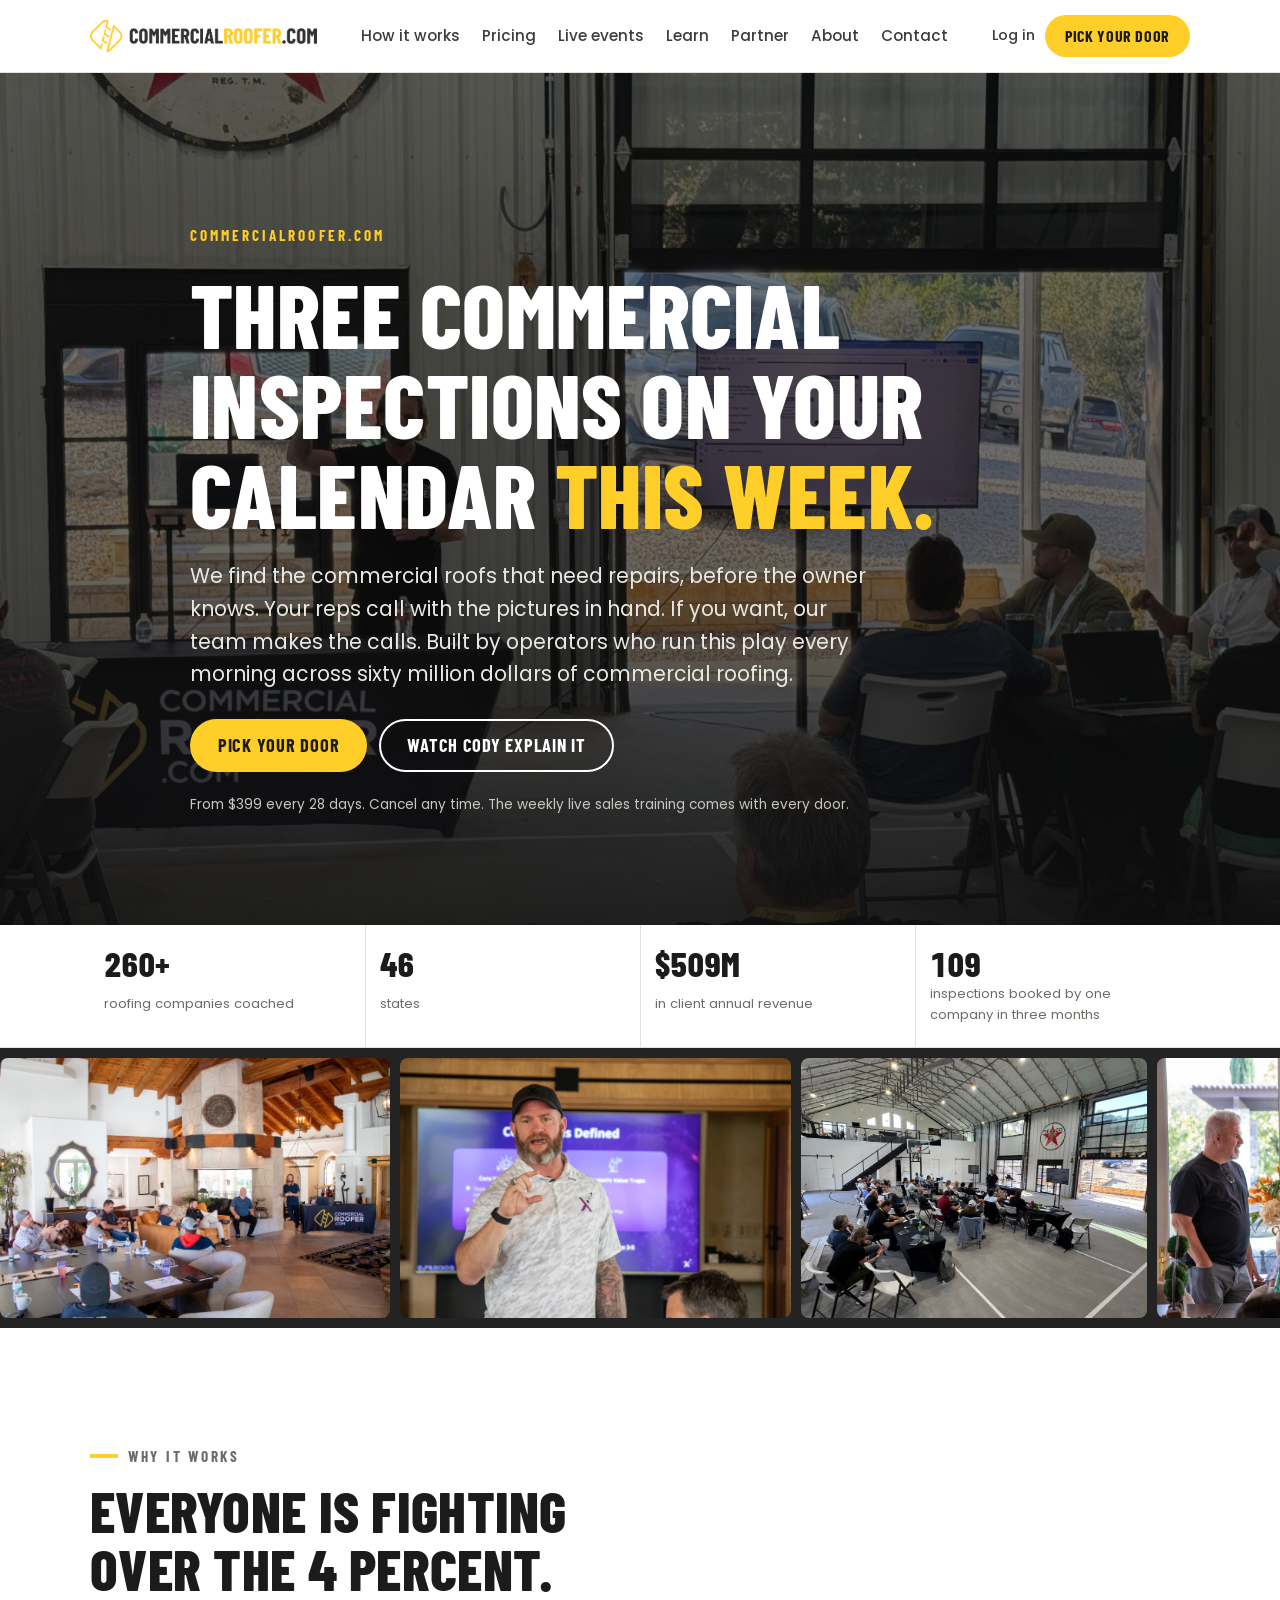
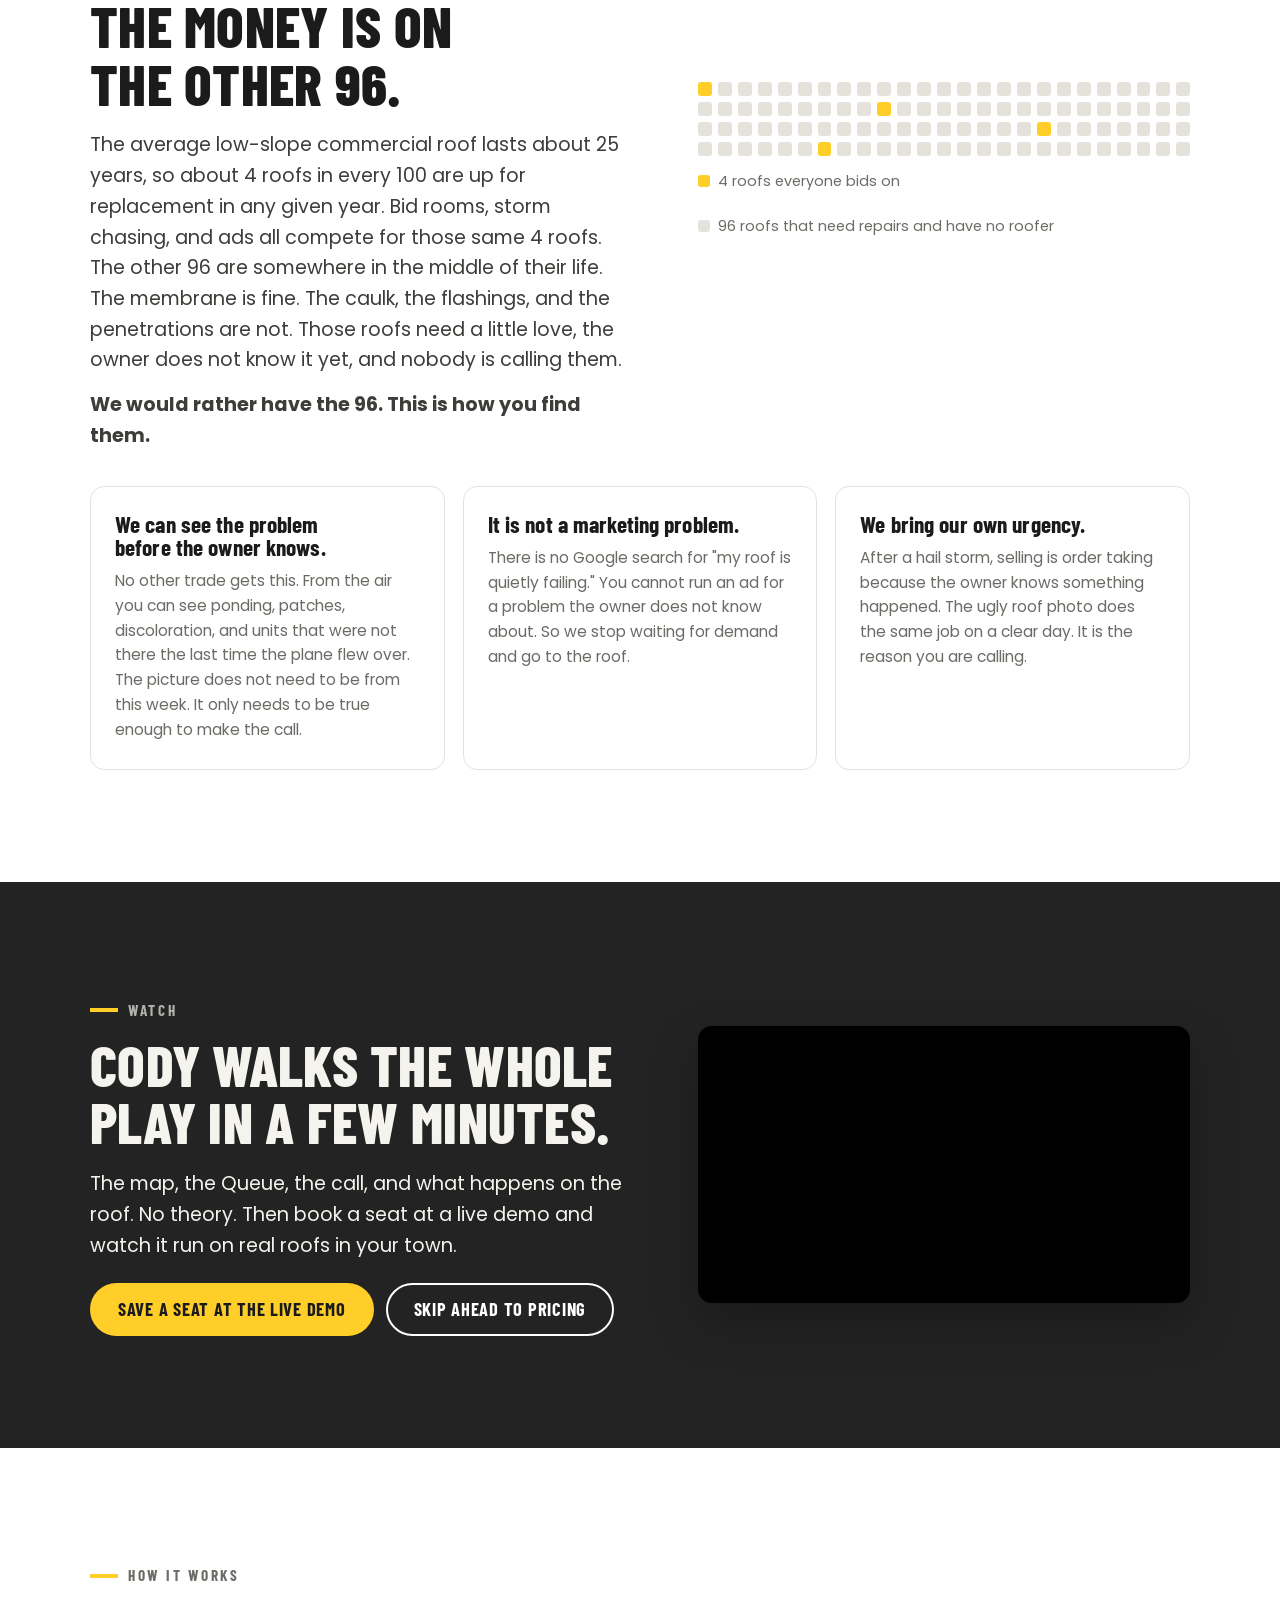
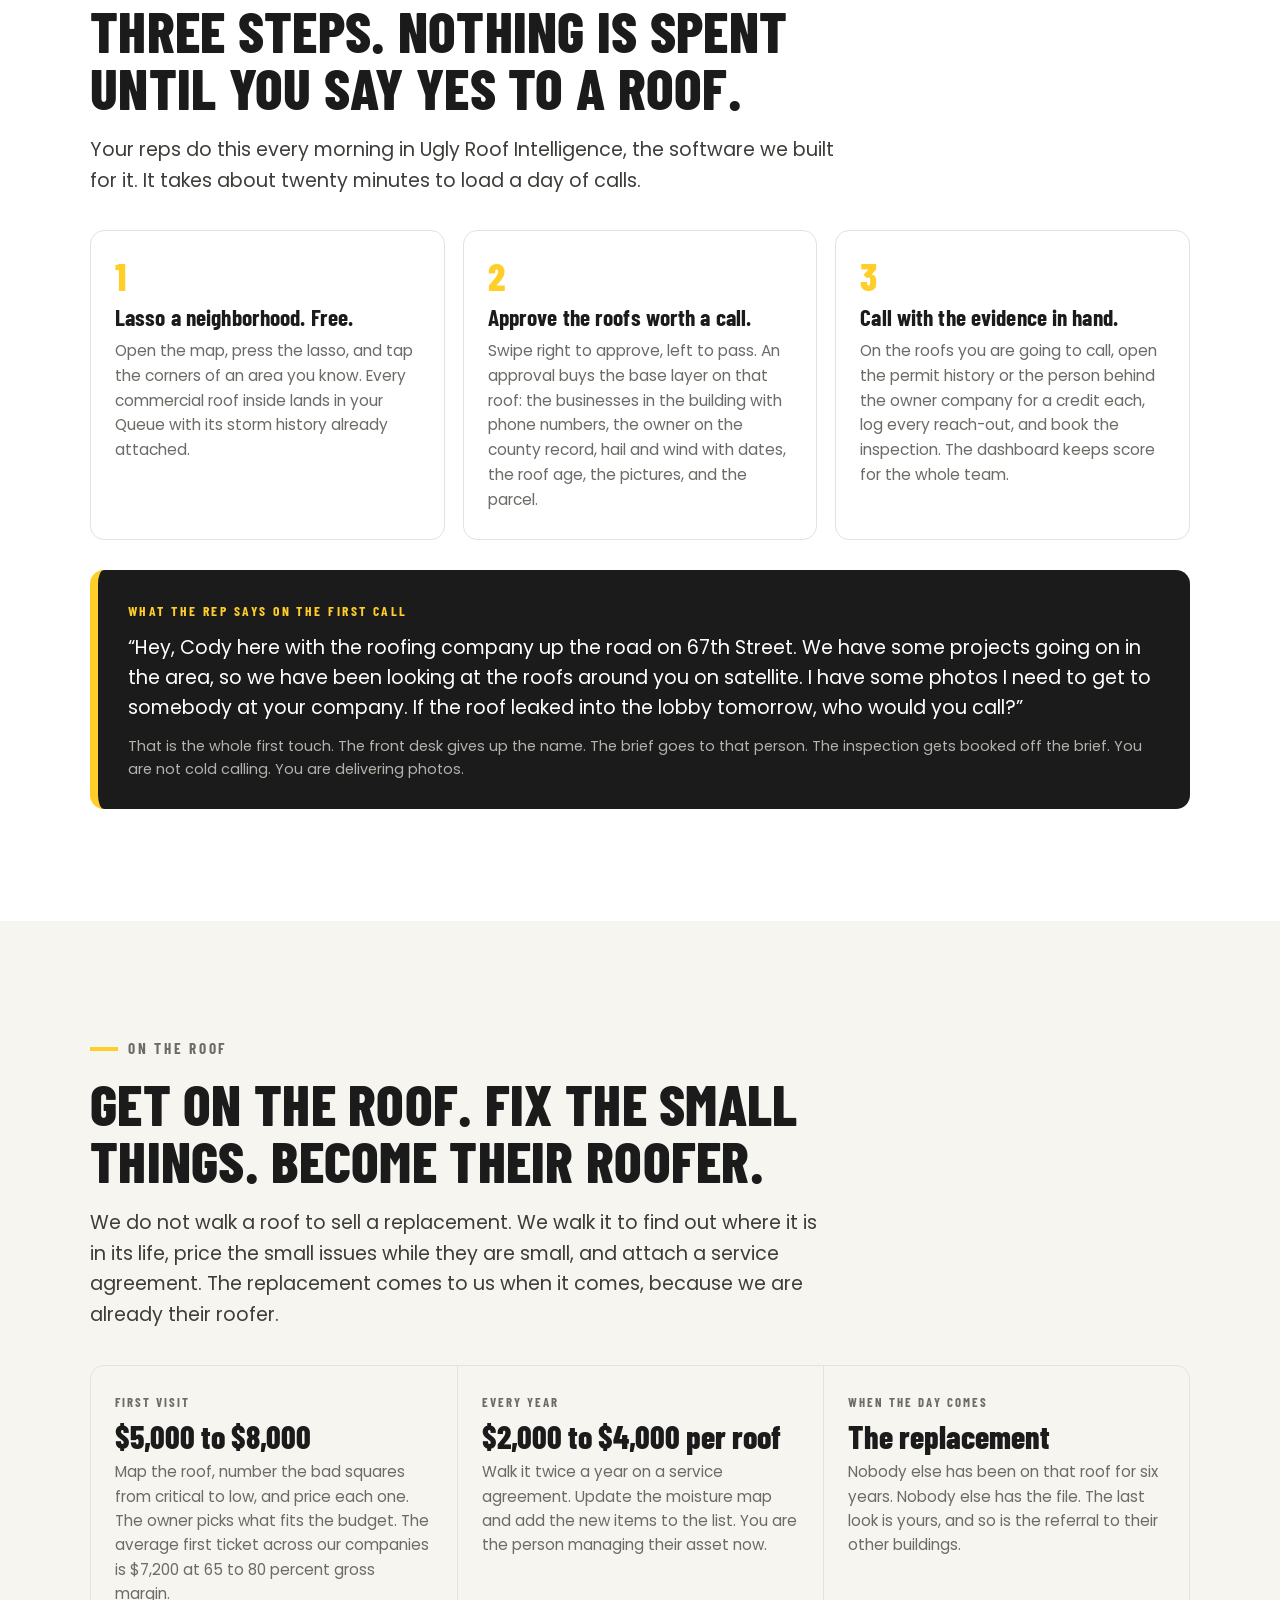
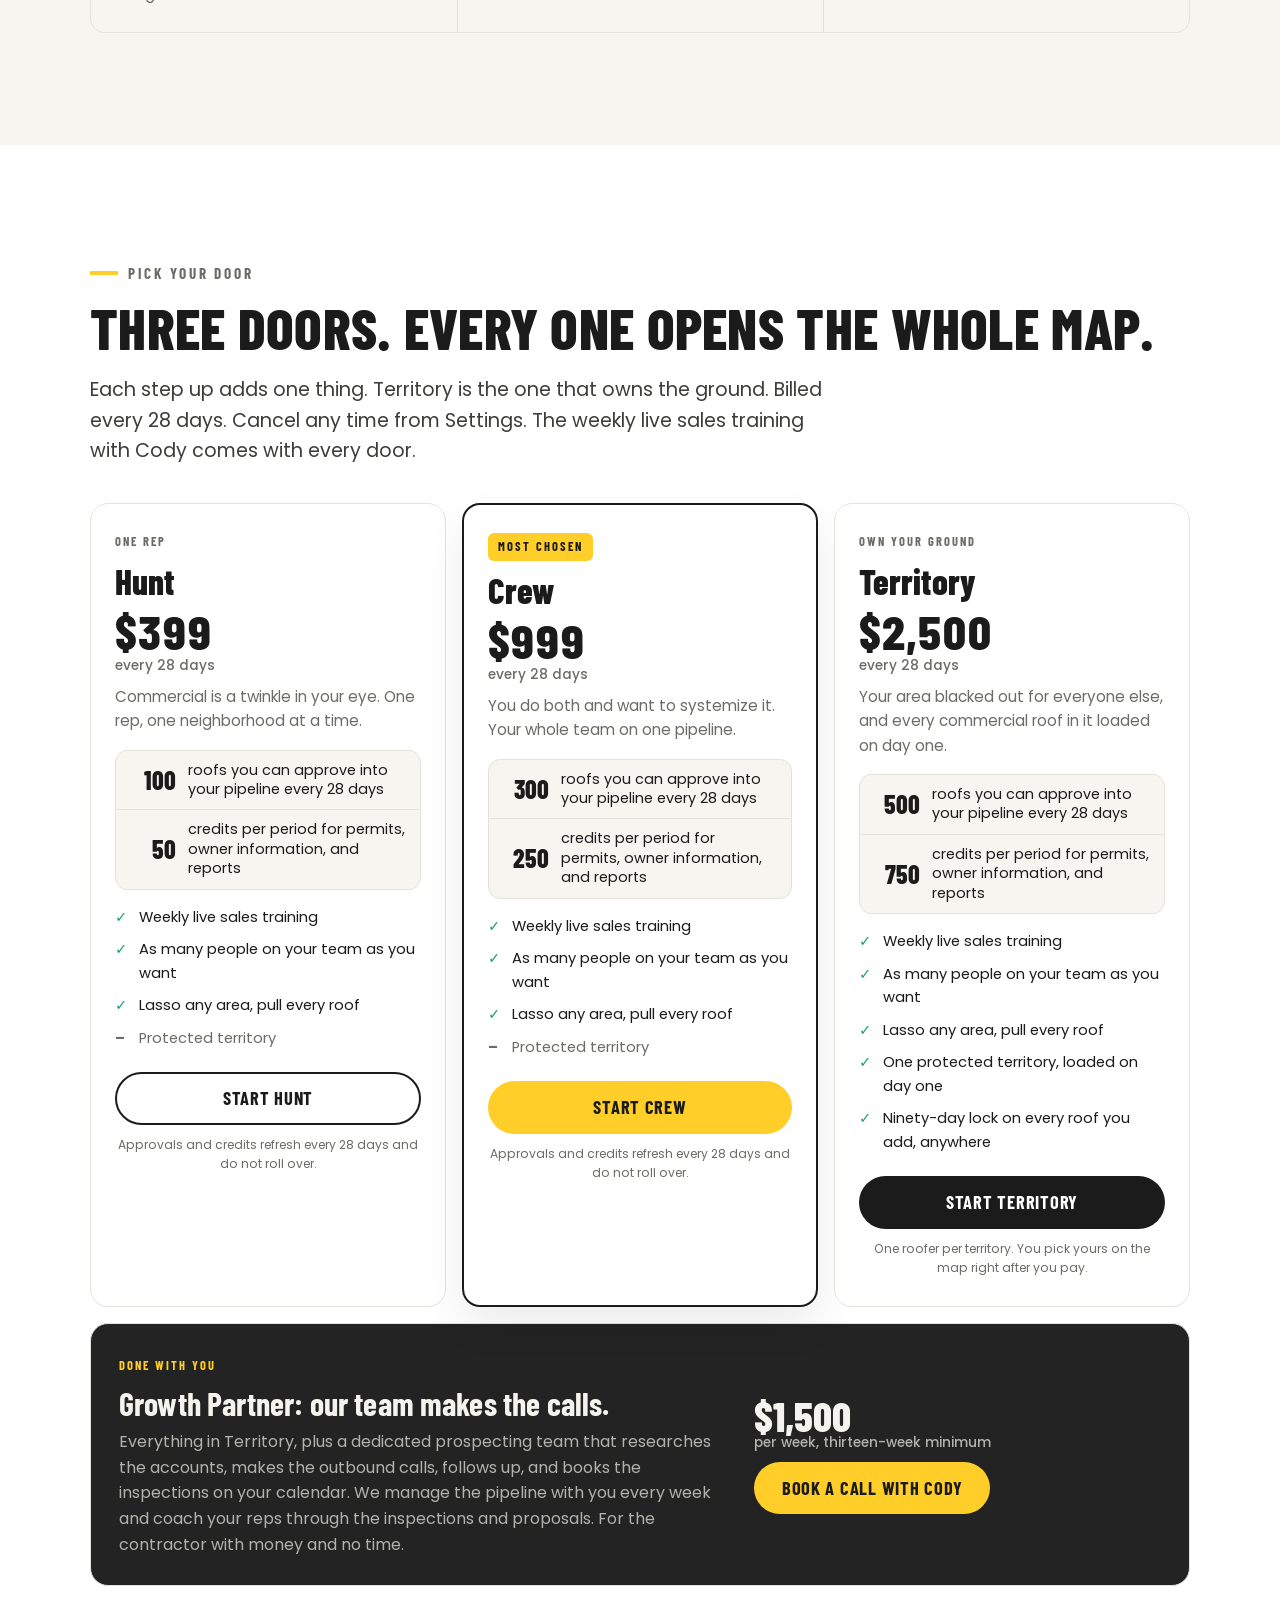
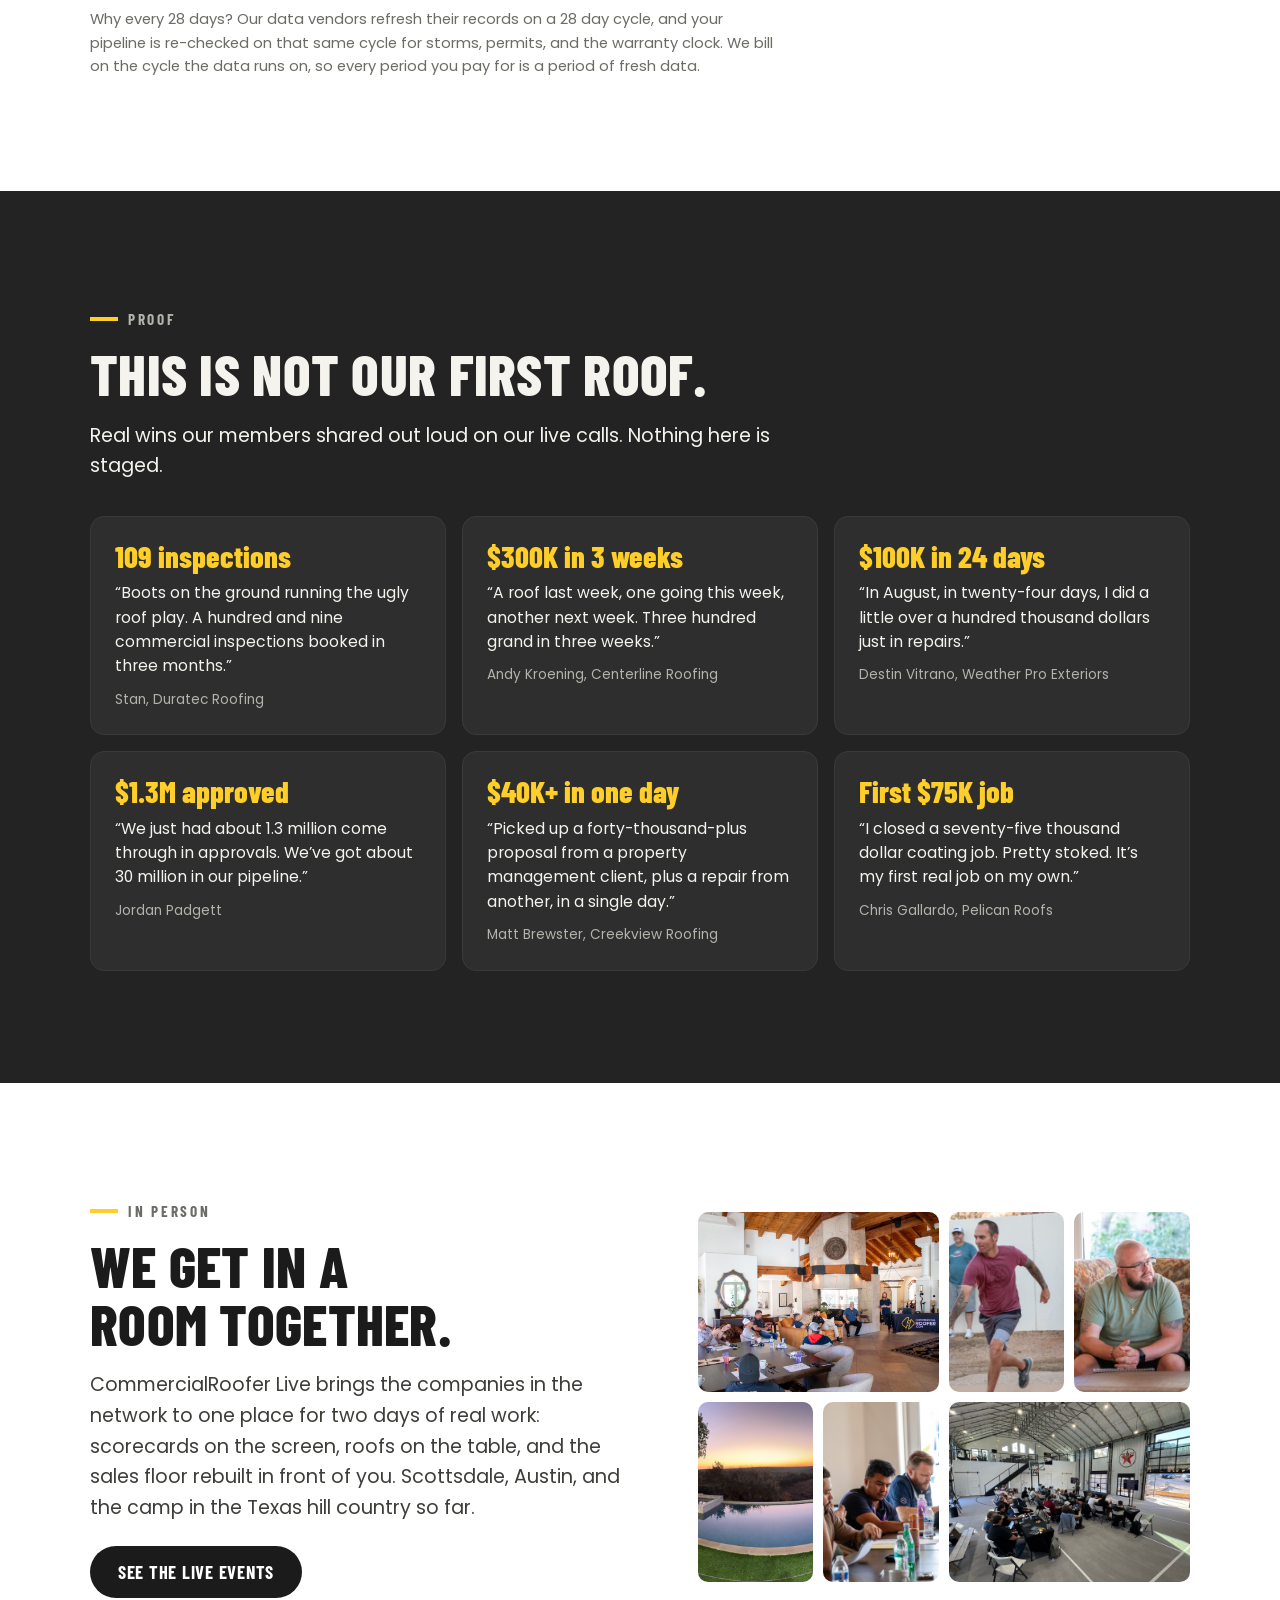
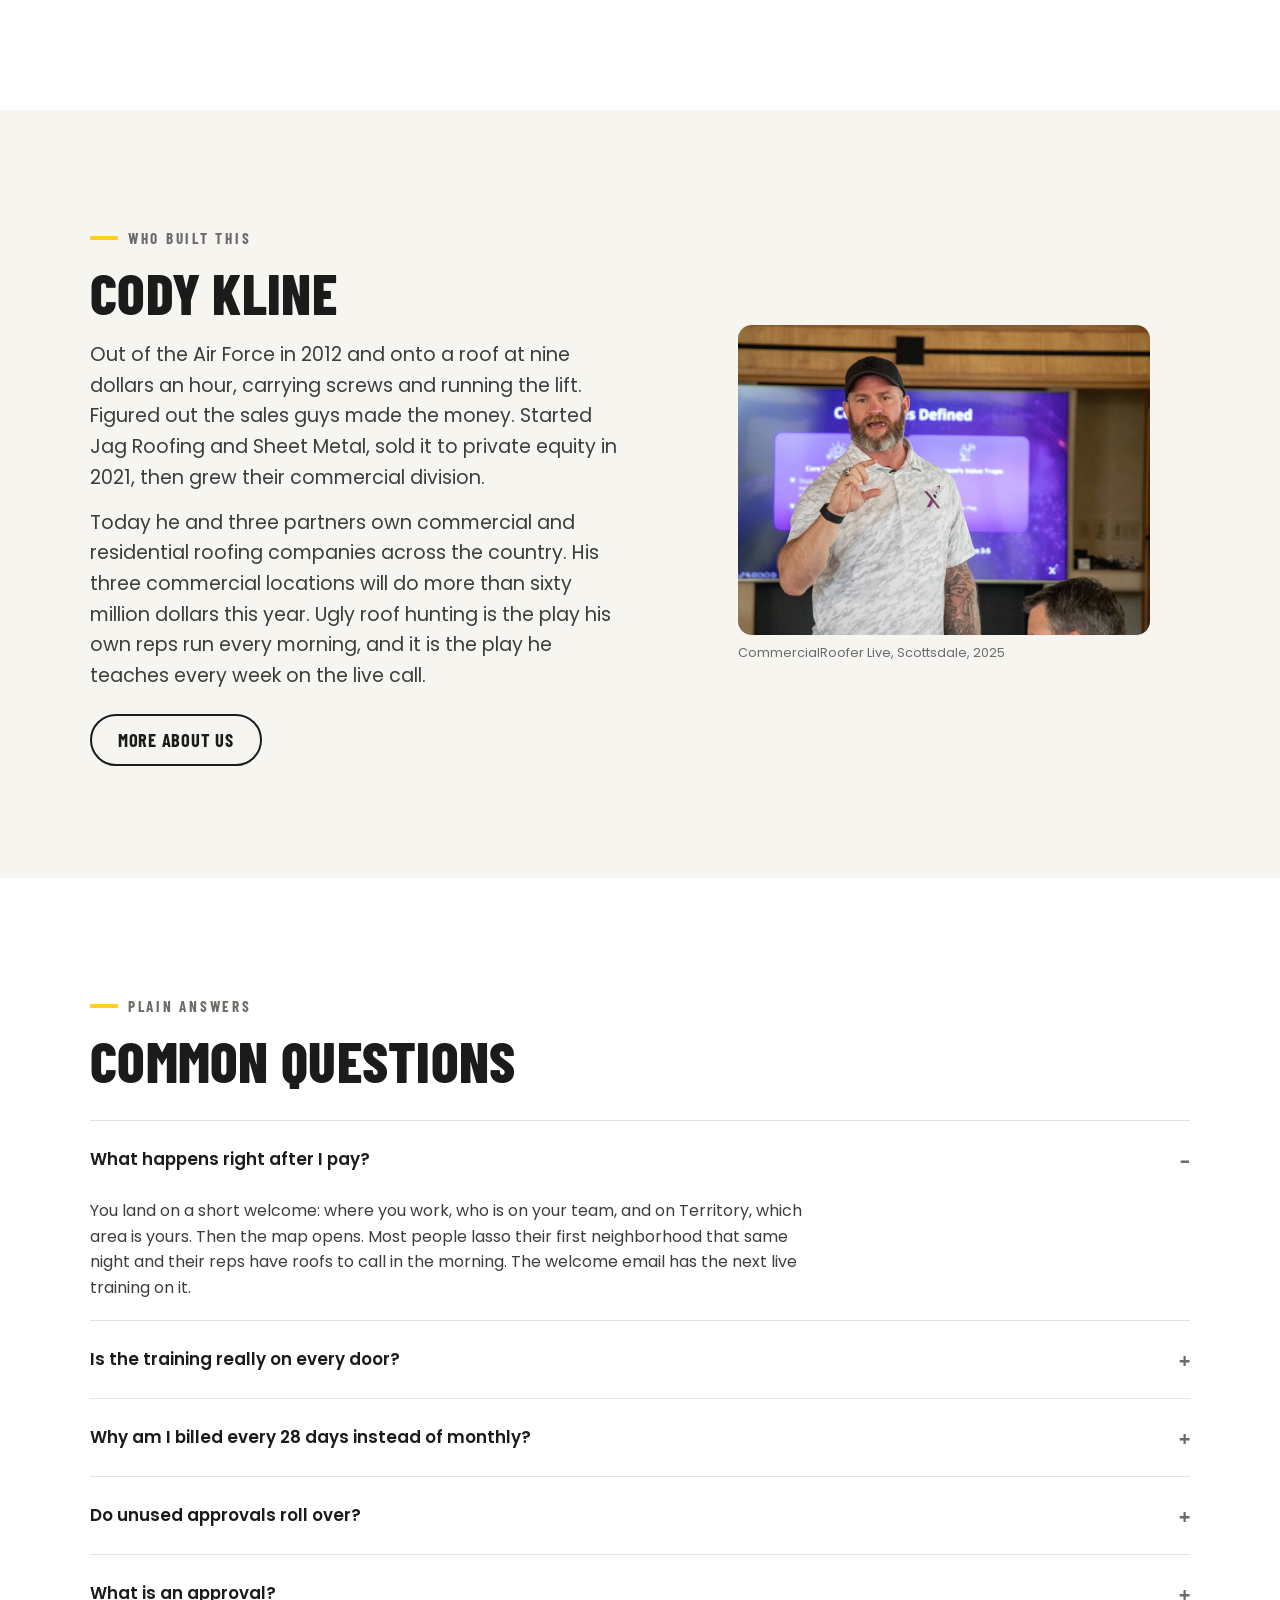
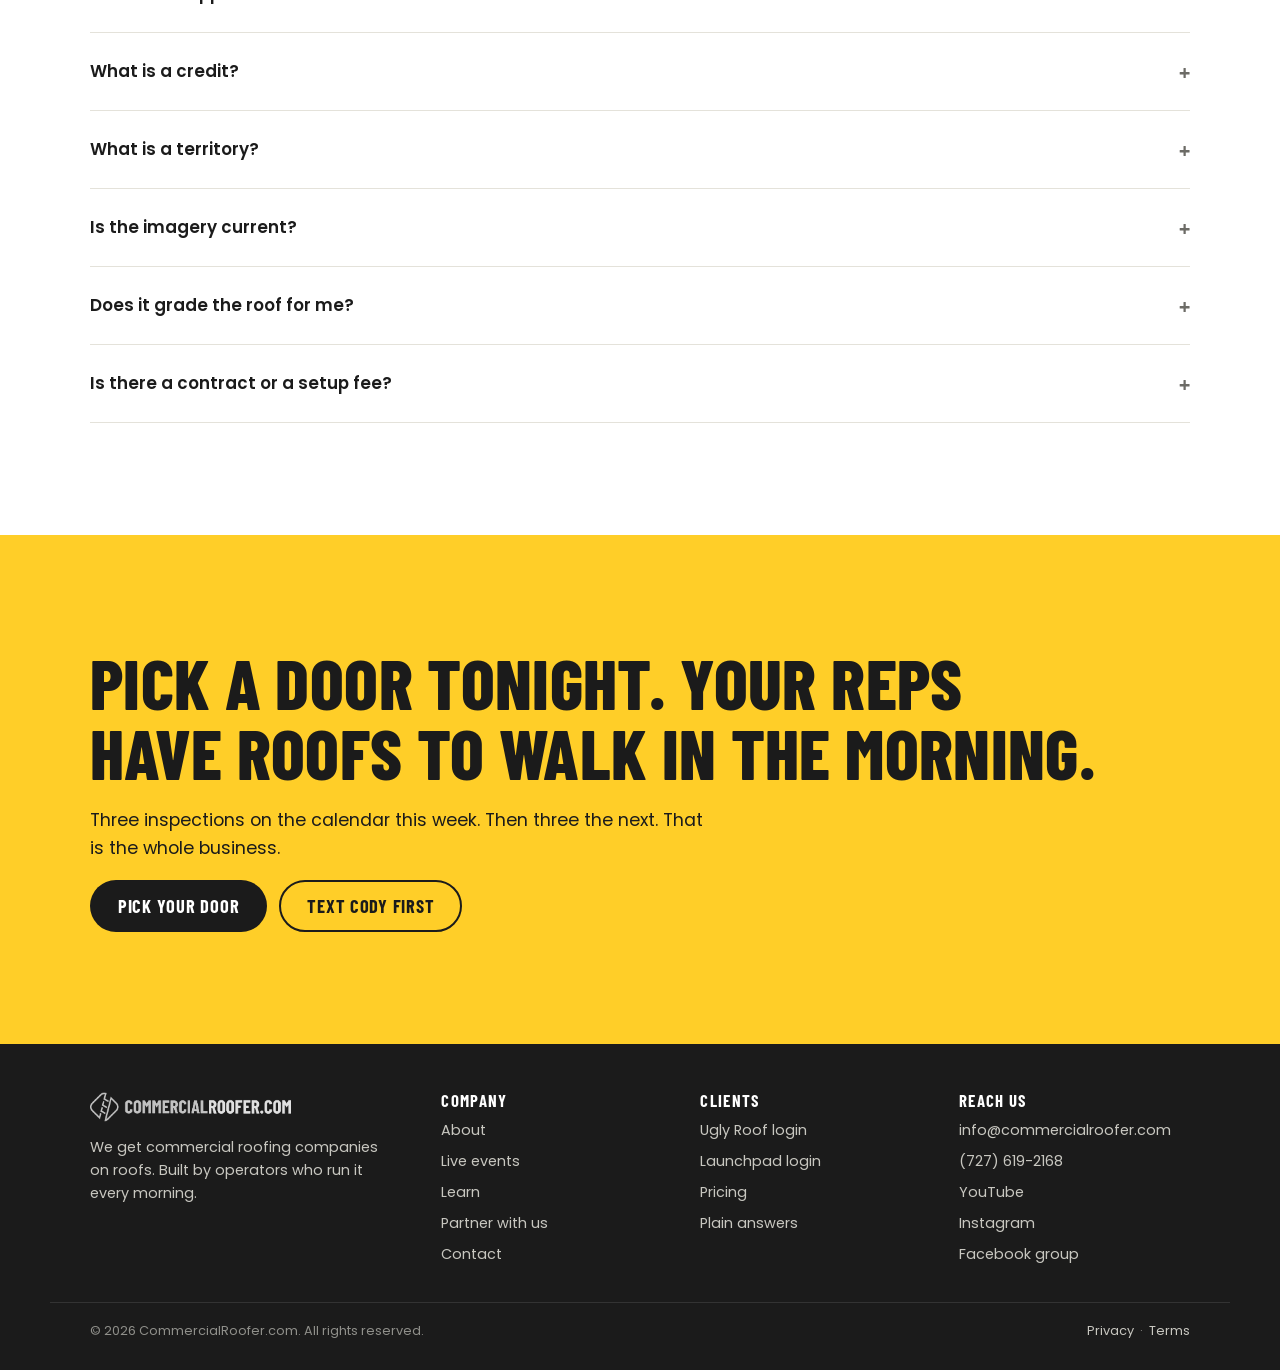
<file: index.html>
<!doctype html>
<html lang="en">
<head>
<meta charset="utf-8">
<meta name="viewport" content="width=device-width, initial-scale=1">
<title>CommercialRoofer.com</title>
<meta name="description" content="We find the commercial roofs that need repairs before the owner knows. Your reps call with the pictures in hand. Three doors from $399 every 28 days, with weekly live sales training on every one.">
<meta property="og:title" content="CommercialRoofer.com"><meta property="og:description" content="Three commercial inspections on your calendar this week."><meta property="og:image" content="img/web/austin-4067.jpg">
<link rel="preconnect" href="https://fonts.googleapis.com"><link rel="preconnect" href="https://fonts.gstatic.com" crossorigin>
<link rel="stylesheet" href="https://fonts.googleapis.com/css2?family=Barlow+Condensed:wght@700;800&family=Poppins:wght@400;500;600&display=swap">
<link rel="stylesheet" href="css/site.css">
<link rel="icon" href="img/brand/mark-color.png" type="image/png">
</head>
<body>
<a class="skip" href="#main">Skip to content</a>
<header class="nav"><div class="wrap">
  <a class="logo" href="index.html" aria-label="CommercialRoofer.com home"><img src="img/brand/logo-color.png" alt="CommercialRoofer.com"></a>
  <nav aria-label="Main"><ul>
    <li><a href="index.html#how">How it works</a></li>
    <li><a href="index.html#doors">Pricing</a></li>
    <li><a href="events.html">Live events</a></li>
    <li><a href="learn.html">Learn</a></li>
    <li><a href="partner.html">Partner</a></li>
    <li><a href="about.html">About</a></li>
    <li><a href="contact.html">Contact</a></li>
  </ul></nav>
  <div class="cta">
    <a class="login" href="https://app.uglyroof.ai/login">Log in</a>
    <a class="btn yellow sm" href="index.html#doors">Pick your door</a>
    <button class="burger" aria-label="Open menu" aria-expanded="false"><svg width="24" height="24" viewBox="0 0 24 24" fill="none" stroke="currentColor" stroke-width="2.4" stroke-linecap="round"><path d="M4 7h16M4 12h16M4 17h16"/></svg></button>
  </div>
</div></header>

<main id="main">
<section class="hero">
  <div class="bg"><img src="img/web/austin-4067.jpg" alt="Cody Kline teaching a room of commercial roofers at a CommercialRoofer live event in Austin, Texas" fetchpriority="high"></div><div class="shade"></div>
  <div class="wrap">
    <span class="kick">CommercialRoofer.com</span>
    <h1>Three commercial inspections on your calendar <span>this week.</span></h1>
    <p class="lead">We find the commercial roofs that need repairs, before the owner knows. Your reps call with the pictures in hand. If you want, our team makes the calls. Built by operators who run this play every morning across sixty million dollars of commercial roofing.</p>
    <div class="actions"><a class="btn yellow" href="#doors">Pick your door</a><a class="btn ghost light" href="#video">Watch Cody explain it</a></div>
    <p class="fine">From $399 every 28 days. Cancel any time. The weekly live sales training comes with every door.</p>
  </div>
</section>

<section class="proofbar"><div class="wrap">
  <div class="p"><b>260+</b><span>roofing companies coached</span></div>
  <div class="p"><b>46</b><span>states</span></div>
  <div class="p"><b>$509M</b><span>in client annual revenue</span></div>
  <div class="p"><b>109</b><span>inspections booked by one company in three months</span></div>
</div></section>

<div class="film" aria-hidden="true"><div class="track">
  <img src="img/web/scottsdale-044.jpg" alt=""><img src="img/web/scottsdale-014.jpg" alt=""><img src="img/web/austin-4046.jpg" alt=""><img src="img/web/scottsdale-016.jpg" alt=""><img src="img/web/scottsdale-089.jpg" alt=""><img src="img/web/austin-4041.jpg" alt=""><img src="img/web/scottsdale-047.jpg" alt=""><img src="img/web/scottsdale-038.jpg" alt=""><img src="img/web/austin-4069.jpg" alt=""><img src="img/web/scottsdale-018.jpg" alt="">
</div></div>

<section class="sec" id="why"><div class="wrap">
  <div class="split">
    <div>
      <span class="eyebrow">Why it works</span>
      <h2 style="margin-top:14px">Everyone is fighting over the 4 percent. The money is on the other 96.</h2>
      <p class="lead" style="margin-top:18px">The average low-slope commercial roof lasts about 25 years, so about 4 roofs in every 100 are up for replacement in any given year. Bid rooms, storm chasing, and ads all compete for those same 4 roofs. The other 96 are somewhere in the middle of their life. The membrane is fine. The caulk, the flashings, and the penetrations are not. Those roofs need a little love, the owner does not know it yet, and nobody is calling them.</p>
      <p class="lead" style="margin-top:14px"><b>We would rather have the 96. This is how you find them.</b></p>
    </div>
    <div>
      <div class="ninety" aria-label="One hundred roofs: four are up for bid, ninety-six need repairs and have no roofer">
        <i class="hot"></i><i></i><i></i><i></i><i></i><i></i><i></i><i></i><i></i><i></i><i></i><i></i><i></i><i></i><i></i><i></i><i></i><i></i><i></i><i></i><i></i><i></i><i></i><i></i><i></i>
        <i></i><i></i><i></i><i></i><i></i><i></i><i></i><i></i><i></i><i class="hot"></i><i></i><i></i><i></i><i></i><i></i><i></i><i></i><i></i><i></i><i></i><i></i><i></i><i></i><i></i><i></i>
        <i></i><i></i><i></i><i></i><i></i><i></i><i></i><i></i><i></i><i></i><i></i><i></i><i></i><i></i><i></i><i></i><i></i><i class="hot"></i><i></i><i></i><i></i><i></i><i></i><i></i><i></i>
        <i></i><i></i><i></i><i></i><i></i><i></i><i class="hot"></i><i></i><i></i><i></i><i></i><i></i><i></i><i></i><i></i><i></i><i></i><i></i><i></i><i></i><i></i><i></i><i></i><i></i><i></i>
      </div>
      <div class="legend"><span class="hot">4 roofs everyone bids on</span><span>96 roofs that need repairs and have no roofer</span></div>
    </div>
  </div>
  <div class="grid3">
    <div class="feat"><h3>We can see the problem before the owner knows.</h3><p>No other trade gets this. From the air you can see ponding, patches, discoloration, and units that were not there the last time the plane flew over. The picture does not need to be from this week. It only needs to be true enough to make the call.</p></div>
    <div class="feat"><h3>It is not a marketing problem.</h3><p>There is no Google search for "my roof is quietly failing." You cannot run an ad for a problem the owner does not know about. So we stop waiting for demand and go to the roof.</p></div>
    <div class="feat"><h3>We bring our own urgency.</h3><p>After a hail storm, selling is order taking because the owner knows something happened. The ugly roof photo does the same job on a clear day. It is the reason you are calling.</p></div>
  </div>
</div></section>

<section class="sec dark" id="video"><div class="wrap">
  <div class="split">
    <div>
      <span class="eyebrow">Watch</span>
      <h2 style="margin-top:14px">Cody walks the whole play in a few minutes.</h2>
      <p class="lead" style="margin-top:18px">The map, the Queue, the call, and what happens on the roof. No theory. Then book a seat at a live demo and watch it run on real roofs in your town.</p>
      <div class="actions" style="display:flex;gap:12px;flex-wrap:wrap;margin-top:22px"><a class="btn yellow" href="https://link.commercialroofer.com/widget/bookings/commrooferdemo" rel="noopener" target="_blank">Save a seat at the live demo</a><a class="btn ghost light" href="#doors">Skip ahead to pricing</a></div>
    </div>
    <div class="video"><iframe src="https://www.youtube.com/embed/lmqPLTAVbuI" title="Cody Kline explains the CommercialRoofer play" loading="lazy" allow="accelerometer; autoplay; clipboard-write; encrypted-media; gyroscope; picture-in-picture" allowfullscreen></iframe></div>
  </div>
</div></section>

<section class="sec" id="how"><div class="wrap">
  <span class="eyebrow">How it works</span>
  <h2 style="margin-top:14px">Three steps. Nothing is spent until you say yes to a roof.</h2>
  <p class="lead" style="margin-top:18px">Your reps do this every morning in Ugly Roof Intelligence, the software we built for it. It takes about twenty minutes to load a day of calls.</p>
  <div class="grid3">
    <div class="feat"><span class="n">1</span><h3>Lasso a neighborhood. Free.</h3><p>Open the map, press the lasso, and tap the corners of an area you know. Every commercial roof inside lands in your Queue with its storm history already attached.</p></div>
    <div class="feat"><span class="n">2</span><h3>Approve the roofs worth a call.</h3><p>Swipe right to approve, left to pass. An approval buys the base layer on that roof: the businesses in the building with phone numbers, the owner on the county record, hail and wind with dates, the roof age, the pictures, and the parcel.</p></div>
    <div class="feat"><span class="n">3</span><h3>Call with the evidence in hand.</h3><p>On the roofs you are going to call, open the permit history or the person behind the owner company for a credit each, log every reach-out, and book the inspection. The dashboard keeps score for the whole team.</p></div>
  </div>
  <div class="script">
    <span class="lbl">What the rep says on the first call</span>
    <p>&ldquo;Hey, Cody here with the roofing company up the road on 67th Street. We have some projects going on in the area, so we have been looking at the roofs around you on satellite. I have some photos I need to get to somebody at your company. If the roof leaked into the lobby tomorrow, who would you call?&rdquo;</p>
    <small>That is the whole first touch. The front desk gives up the name. The brief goes to that person. The inspection gets booked off the brief. You are not cold calling. You are delivering photos.</small>
  </div>
</div></section>

<section class="sec paper" id="money"><div class="wrap">
  <span class="eyebrow">On the roof</span>
  <h2 style="margin-top:14px">Get on the roof. Fix the small things. Become their roofer.</h2>
  <p class="lead" style="margin-top:18px">We do not walk a roof to sell a replacement. We walk it to find out where it is in its life, price the small issues while they are small, and attach a service agreement. The replacement comes to us when it comes, because we are already their roofer.</p>
  <div class="ladder">
    <div class="step"><span class="when">First visit</span><span class="amt">$5,000 to $8,000</span><p>Map the roof, number the bad squares from critical to low, and price each one. The owner picks what fits the budget. The average first ticket across our companies is $7,200 at 65 to 80 percent gross margin.</p></div>
    <div class="step"><span class="when">Every year</span><span class="amt">$2,000 to $4,000 per roof</span><p>Walk it twice a year on a service agreement. Update the moisture map and add the new items to the list. You are the person managing their asset now.</p></div>
    <div class="step"><span class="when">When the day comes</span><span class="amt">The replacement</span><p>Nobody else has been on that roof for six years. Nobody else has the file. The last look is yours, and so is the referral to their other buildings.</p></div>
  </div>
</div></section>

<section class="sec" id="doors"><div class="wrap">
  <span class="eyebrow">Pick your door</span>
  <h2 style="margin-top:14px">Three doors. Every one opens the whole map.</h2>
  <p class="lead" style="margin-top:18px">Each step up adds one thing. Territory is the one that owns the ground. Billed every 28 days. Cancel any time from Settings. The weekly live sales training with Cody comes with every door.</p>
  <div class="doors">
    <div class="door">
      <span class="flag">One rep</span><div class="name">Hunt</div><div class="price">$399<small>every 28 days</small></div>
      <p class="one">Commercial is a twinkle in your eye. One rep, one neighborhood at a time.</p>
      <div class="nums"><div><b>100</b><span>roofs you can approve into your pipeline every 28 days</span></div><div><b>50</b><span>credits per period for permits, owner information, and reports</span></div></div>
      <ul><li>Weekly live sales training</li><li>As many people on your team as you want</li><li>Lasso any area, pull every roof</li><li class="no">Protected territory</li></ul>
      <a class="btn ghost" href="https://app.uglyroof.ai/start?plan=hunt">Start Hunt</a><p class="fine">Approvals and credits refresh every 28 days and do not roll over.</p>
    </div>
    <div class="door hero-door">
      <span class="flag">Most chosen</span><div class="name">Crew</div><div class="price">$999<small>every 28 days</small></div>
      <p class="one">You do both and want to systemize it. Your whole team on one pipeline.</p>
      <div class="nums"><div><b>300</b><span>roofs you can approve into your pipeline every 28 days</span></div><div><b>250</b><span>credits per period for permits, owner information, and reports</span></div></div>
      <ul><li>Weekly live sales training</li><li>As many people on your team as you want</li><li>Lasso any area, pull every roof</li><li class="no">Protected territory</li></ul>
      <a class="btn yellow" href="https://app.uglyroof.ai/start?plan=crew">Start Crew</a><p class="fine">Approvals and credits refresh every 28 days and do not roll over.</p>
    </div>
    <div class="door">
      <span class="flag">Own your ground</span><div class="name">Territory</div><div class="price">$2,500<small>every 28 days</small></div>
      <p class="one">Your area blacked out for everyone else, and every commercial roof in it loaded on day one.</p>
      <div class="nums"><div><b>500</b><span>roofs you can approve into your pipeline every 28 days</span></div><div><b>750</b><span>credits per period for permits, owner information, and reports</span></div></div>
      <ul><li>Weekly live sales training</li><li>As many people on your team as you want</li><li>Lasso any area, pull every roof</li><li>One protected territory, loaded on day one</li><li>Ninety-day lock on every roof you add, anywhere</li></ul>
      <a class="btn dark" href="https://app.uglyroof.ai/start?plan=territory">Start Territory</a><p class="fine">One roofer per territory. You pick yours on the map right after you pay.</p>
    </div>
  </div>
  <div class="growth">
    <div><span class="flag">Done with you</span><h3>Growth Partner: our team makes the calls.</h3><p>Everything in Territory, plus a dedicated prospecting team that researches the accounts, makes the outbound calls, follows up, and books the inspections on your calendar. We manage the pipeline with you every week and coach your reps through the inspections and proposals. For the contractor with money and no time.</p></div>
    <div class="side"><span class="price">$1,500<small>per week, thirteen-week minimum</small></span><a class="btn yellow" href="https://link.commercialroofer.com/widget/bookings/enrollment-phone-calendar" rel="noopener" target="_blank">Book a call with Cody</a></div>
  </div>
  <p class="why28">Why every 28 days? Our data vendors refresh their records on a 28 day cycle, and your pipeline is re-checked on that same cycle for storms, permits, and the warranty clock. We bill on the cycle the data runs on, so every period you pay for is a period of fresh data.</p>
</div></section>

<section class="sec dark" id="proof"><div class="wrap">
  <span class="eyebrow">Proof</span>
  <h2 style="margin-top:14px">This is not our first roof.</h2>
  <p class="lead" style="margin-top:18px">Real wins our members shared out loud on our live calls. Nothing here is staged.</p>
  <div class="quotes">
    <div class="quote"><span class="amt">109 inspections</span><p>&ldquo;Boots on the ground running the ugly roof play. A hundred and nine commercial inspections booked in three months.&rdquo;</p><span class="who">Stan, Duratec Roofing</span></div>
    <div class="quote"><span class="amt">$300K in 3 weeks</span><p>&ldquo;A roof last week, one going this week, another next week. Three hundred grand in three weeks.&rdquo;</p><span class="who">Andy Kroening, Centerline Roofing</span></div>
    <div class="quote"><span class="amt">$100K in 24 days</span><p>&ldquo;In August, in twenty-four days, I did a little over a hundred thousand dollars just in repairs.&rdquo;</p><span class="who">Destin Vitrano, Weather Pro Exteriors</span></div>
    <div class="quote"><span class="amt">$1.3M approved</span><p>&ldquo;We just had about 1.3 million come through in approvals. We&rsquo;ve got about 30 million in our pipeline.&rdquo;</p><span class="who">Jordan Padgett</span></div>
    <div class="quote"><span class="amt">$40K+ in one day</span><p>&ldquo;Picked up a forty-thousand-plus proposal from a property management client, plus a repair from another, in a single day.&rdquo;</p><span class="who">Matt Brewster, Creekview Roofing</span></div>
    <div class="quote"><span class="amt">First $75K job</span><p>&ldquo;I closed a seventy-five thousand dollar coating job. Pretty stoked. It&rsquo;s my first real job on my own.&rdquo;</p><span class="who">Chris Gallardo, Pelican Roofs</span></div>
  </div>
</div></section>

<section class="sec" id="events"><div class="wrap">
  <div class="split rev">
    <div>
      <span class="eyebrow">In person</span>
      <h2 style="margin-top:14px">We get in a room together.</h2>
      <p class="lead" style="margin-top:18px">CommercialRoofer Live brings the companies in the network to one place for two days of real work: scorecards on the screen, roofs on the table, and the sales floor rebuilt in front of you. Scottsdale, Austin, and the camp in the Texas hill country so far.</p>
      <div style="margin-top:22px"><a class="btn dark" href="events.html">See the live events</a></div>
    </div>
    <div class="gallery" style="margin-top:0">
      <img class="wide" src="img/web/scottsdale-044.jpg" alt="The room at CommercialRoofer Live in Scottsdale">
      <img src="img/web/scottsdale-089.jpg" alt="Pickleball at CommercialRoofer Live">
      <img src="img/web/scottsdale-063.jpg" alt="A member listening at CommercialRoofer Live">
      <img src="img/web/austin-4026.jpg" alt="Sunset over the pool at Camp CommercialRoofer in Texas">
      <img src="img/web/scottsdale-017.jpg" alt="Members working through their numbers">
      <img class="wide" src="img/web/austin-4050.jpg" alt="The barn at the Austin event">
    </div>
  </div>
</div></section>

<section class="sec paper" id="who"><div class="wrap">
  <div class="split">
    <div>
      <span class="eyebrow">Who built this</span>
      <h2 style="margin-top:14px">Cody Kline</h2>
      <p class="lead" style="margin-top:18px">Out of the Air Force in 2012 and onto a roof at nine dollars an hour, carrying screws and running the lift. Figured out the sales guys made the money. Started Jag Roofing and Sheet Metal, sold it to private equity in 2021, then grew their commercial division.</p>
      <p class="lead" style="margin-top:14px">Today he and three partners own commercial and residential roofing companies across the country. His three commercial locations will do more than sixty million dollars this year. Ugly roof hunting is the play his own reps run every morning, and it is the play he teaches every week on the live call.</p>
      <div style="margin-top:22px"><a class="btn ghost" href="about.html">More about us</a></div>
    </div>
    <figure class="media"><img src="img/web/scottsdale-014.jpg" alt="Cody Kline teaching at CommercialRoofer Live in Scottsdale"><figcaption>CommercialRoofer Live, Scottsdale, 2025</figcaption></figure>
  </div>
</div></section>

<section class="sec" id="faq"><div class="wrap">
  <span class="eyebrow">Plain answers</span>
  <h2 style="margin-top:14px">Common questions</h2>
  <div class="faq">
    <details open><summary>What happens right after I pay?</summary><div class="a">You land on a short welcome: where you work, who is on your team, and on Territory, which area is yours. Then the map opens. Most people lasso their first neighborhood that same night and their reps have roofs to call in the morning. The welcome email has the next live training on it.</div></details>
    <details><summary>Is the training really on every door?</summary><div class="a">Yes. The weekly live sales training with Cody comes with Hunt, Crew, and Territory. The join button and the recordings sit on your dashboard. The doors differ on volume and on the territory, not on the training.</div></details>
    <details><summary>Why am I billed every 28 days instead of monthly?</summary><div class="a">Our data vendors refresh on a 28 day cycle and your pipeline is re-checked on that same cycle for storms, permits, and the warranty clock. We bill on the cycle the data runs on, so every period you pay for is a period of fresh data.</div></details>
    <details><summary>Do unused approvals roll over?</summary><div class="a">No. Approvals and included credits refresh every 28 days and expire unused. The system is built for consistent prospecting, not data hoarding. Roofs you approved stay in your pipeline, locks run their full period, every fact you opened stays open, and every report stays yours. Packs of approvals and packs of credits are separate and never expire.</div></details>
    <details><summary>What is an approval?</summary><div class="a">Lassoing an area is free. Every roof inside lands in your Queue with its storm history. When you approve one, it moves into your pipeline with the base layer: the business and its phone, every other business in the building, the pictures, the parcel, the owner on the county record, the roof age, and the hail and wind. That is one approval.</div></details>
    <details><summary>What is a credit?</summary><div class="a">A dollar. On a roof page, the permit history is 1 credit, the person behind the owner company and their line is 1 credit, and a Property Intelligence Report is 10. Each is paid once per roof for your whole team. Your plan includes a pile every period, and you can buy more in packs that never expire.</div></details>
    <details><summary>What is a territory?</summary><div class="a">A protected area, sized to about 7,000 to 10,000 commercial businesses. One roofer per territory. While you hold it, every commercial roof inside is blacked out on every other roofer&rsquo;s map, every commercial roof inside it is loaded into your Queue with its storm history, and every roof you add anywhere locks to you for 90 days.</div></details>
    <details><summary>Is the imagery current?</summary><div class="a">Not always, and it does not need to be. The picture is the reason for the call, not the diagnosis. If the owner tells you the roof was replaced last year, you have just learned the roof has a warranty and probably nobody maintaining it. That is a service agreement conversation.</div></details>
    <details><summary>Does it grade the roof for me?</summary><div class="a">No. The person reads the picture. We put the close-up in front of you with the facts beside it. A roofer with ten seconds and a satellite photo makes a better call than any score.</div></details>
    <details><summary>Is there a contract or a setup fee?</summary><div class="a">No. You pay for the period you are in. Cancel any time from the Settings page and your plan runs to the end of the period you paid for. Your pipeline, your notes, and your reports stay yours. Growth Partner is the one exception: it is a thirteen-week engagement, because that is how long it takes to fill a calendar and keep it full.</div></details>
  </div>
</div></section>

<section class="sec final"><div class="wrap">
  <h2>Pick a door tonight. Your reps have roofs to walk in the morning.</h2>
  <p>Three inspections on the calendar this week. Then three the next. That is the whole business.</p>
  <div class="actions"><a class="btn dark" href="#doors">Pick your door</a><a class="btn ghost" href="sms:+12513511104">Text Cody first</a></div>
</div></section>
</main>

<footer><div class="wrap">
  <div><img src="img/brand/logo-white.png" alt="CommercialRoofer.com"><p style="margin-top:14px;max-width:34ch">We get commercial roofing companies on roofs. Built by operators who run it every morning.</p></div>
  <div><h4>Company</h4><ul><li><a href="about.html">About</a></li><li><a href="events.html">Live events</a></li><li><a href="learn.html">Learn</a></li><li><a href="partner.html">Partner with us</a></li><li><a href="contact.html">Contact</a></li></ul></div>
  <div><h4>Clients</h4><ul><li><a href="https://app.uglyroof.ai/login">Ugly Roof login</a></li><li><a href="https://launch.commercialroofer.com">Launchpad login</a></li><li><a href="index.html#doors">Pricing</a></li><li><a href="index.html#faq">Plain answers</a></li></ul></div>
  <div><h4>Reach us</h4><ul><li><a href="mailto:info@commercialroofer.com">info@commercialroofer.com</a></li><li><a href="tel:+17276192168">(727) 619-2168</a></li><li><a href="https://www.youtube.com/@codyleekline" rel="noopener" target="_blank">YouTube</a></li><li><a href="https://www.instagram.com/thecommercialroofer" rel="noopener" target="_blank">Instagram</a></li><li><a href="https://www.facebook.com/groups/commercialroofer" rel="noopener" target="_blank">Facebook group</a></li></ul></div>
</div><div class="wrap bottom"><span>&copy; 2026 CommercialRoofer.com. All rights reserved.</span><span><a href="https://www.privacypolicyonline.com/live.php?token=LoXPec7HtVaEBtvLJs7aSfBKqx78J9E6" rel="noopener" target="_blank">Privacy</a> &nbsp;&middot;&nbsp; <a href="https://www.privacypolicyonline.com/live.php?token=pb6IaDggNKvmx3lJq2VKcg6iNKG5NlOb" rel="noopener" target="_blank">Terms</a></span></div></footer>
<script src="js/site.js"></script>

</body>
</html>
</file>
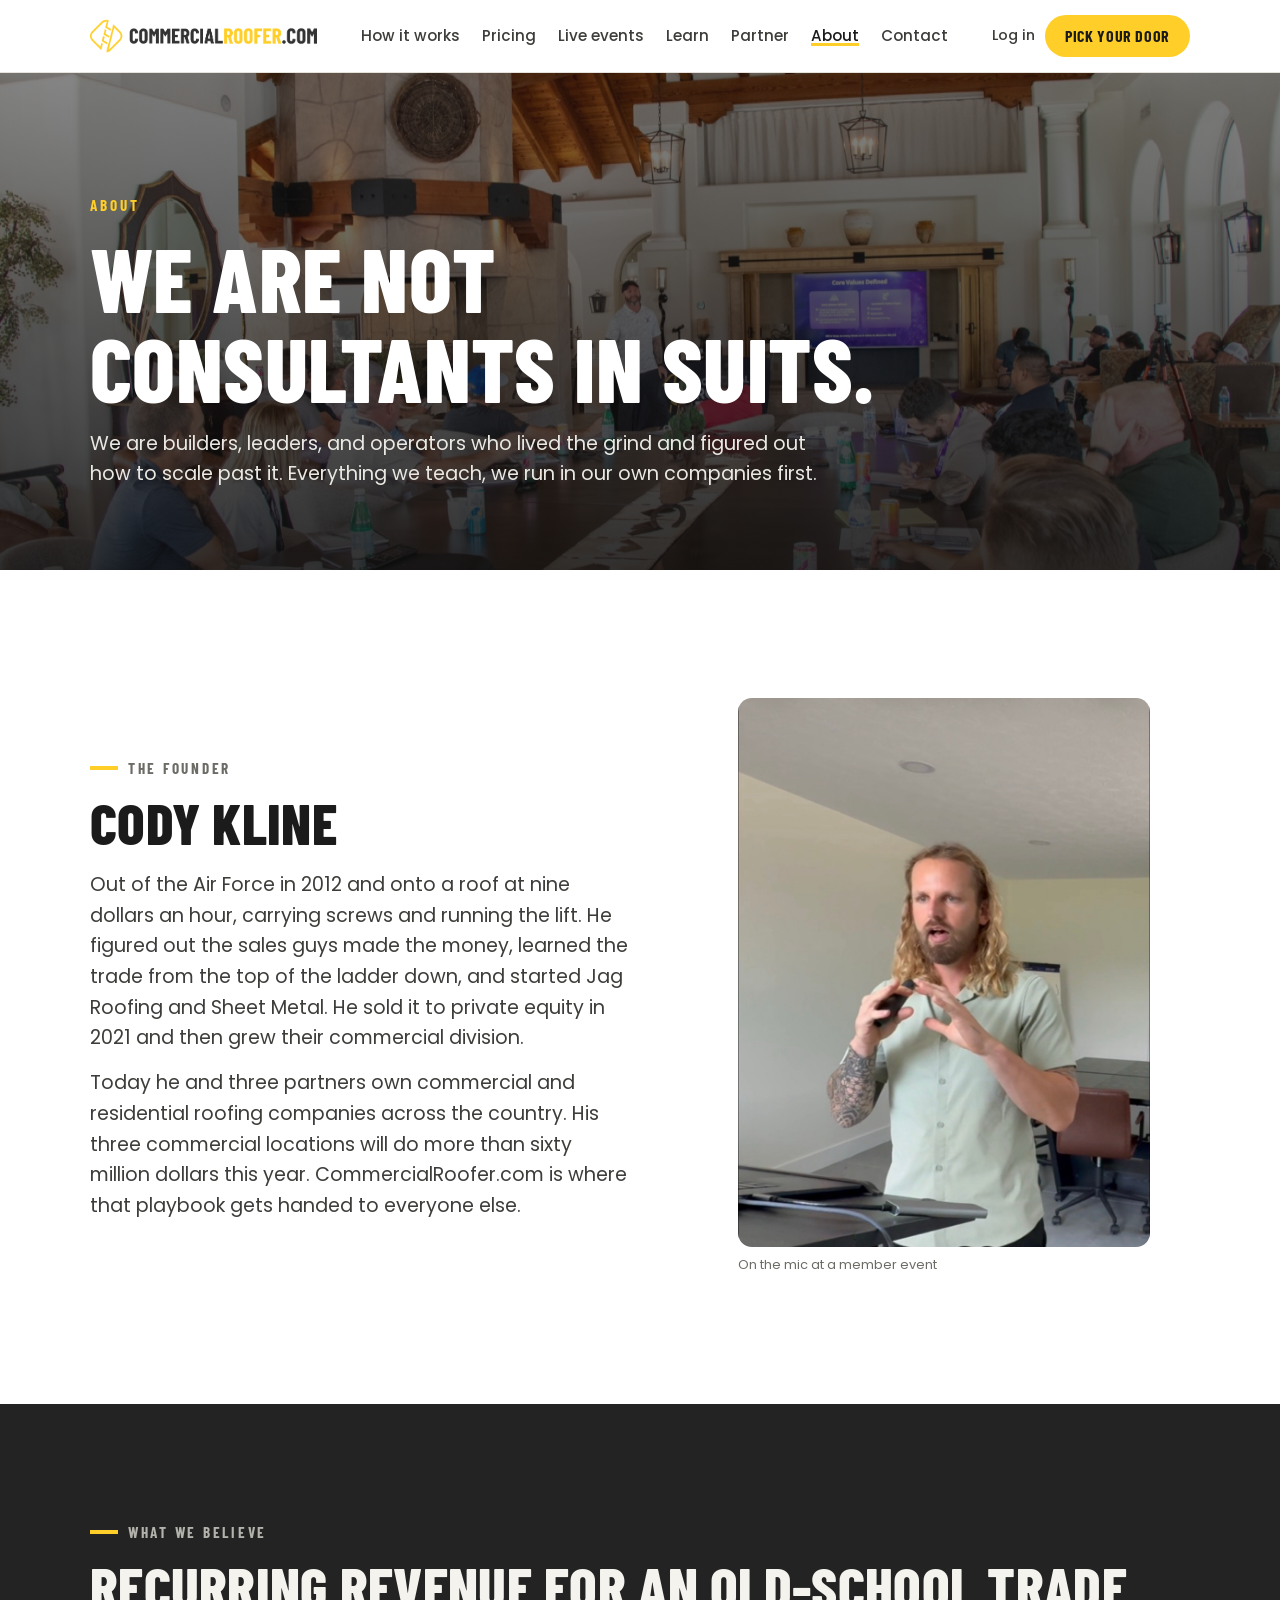
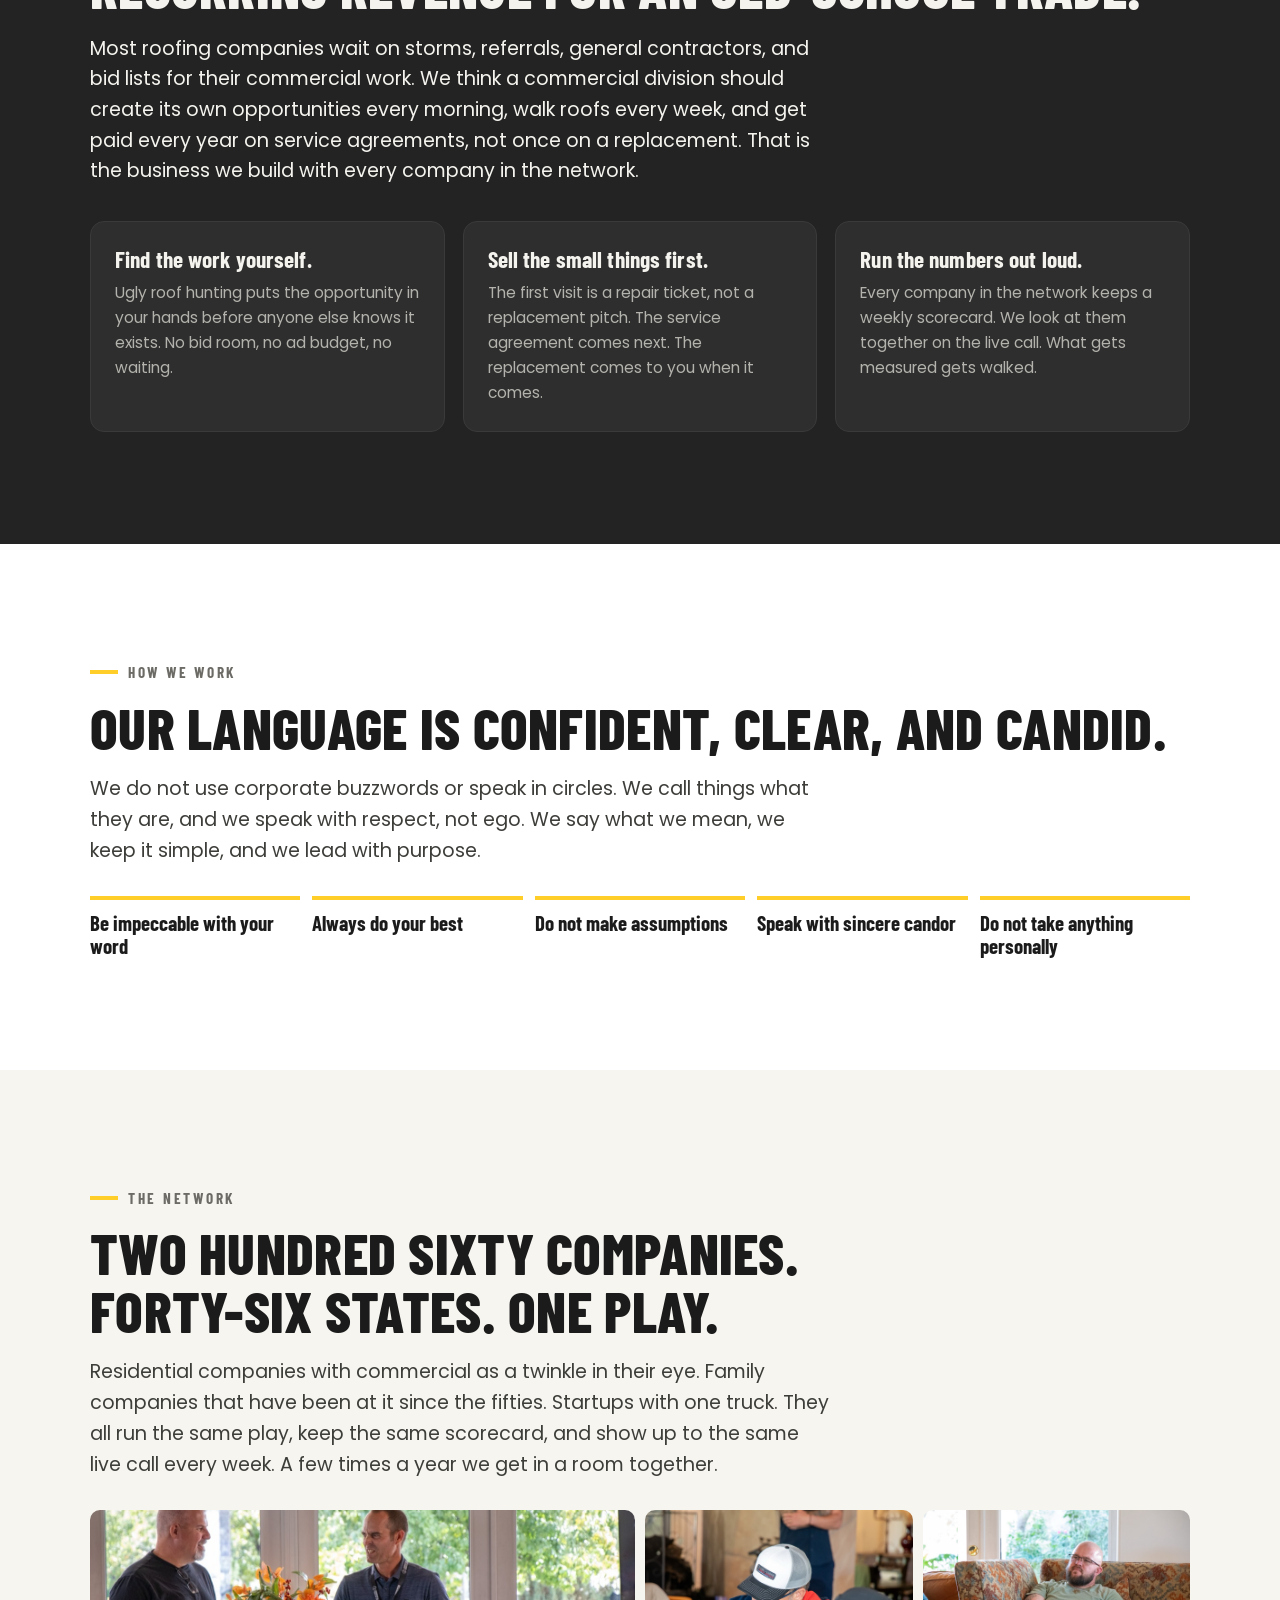
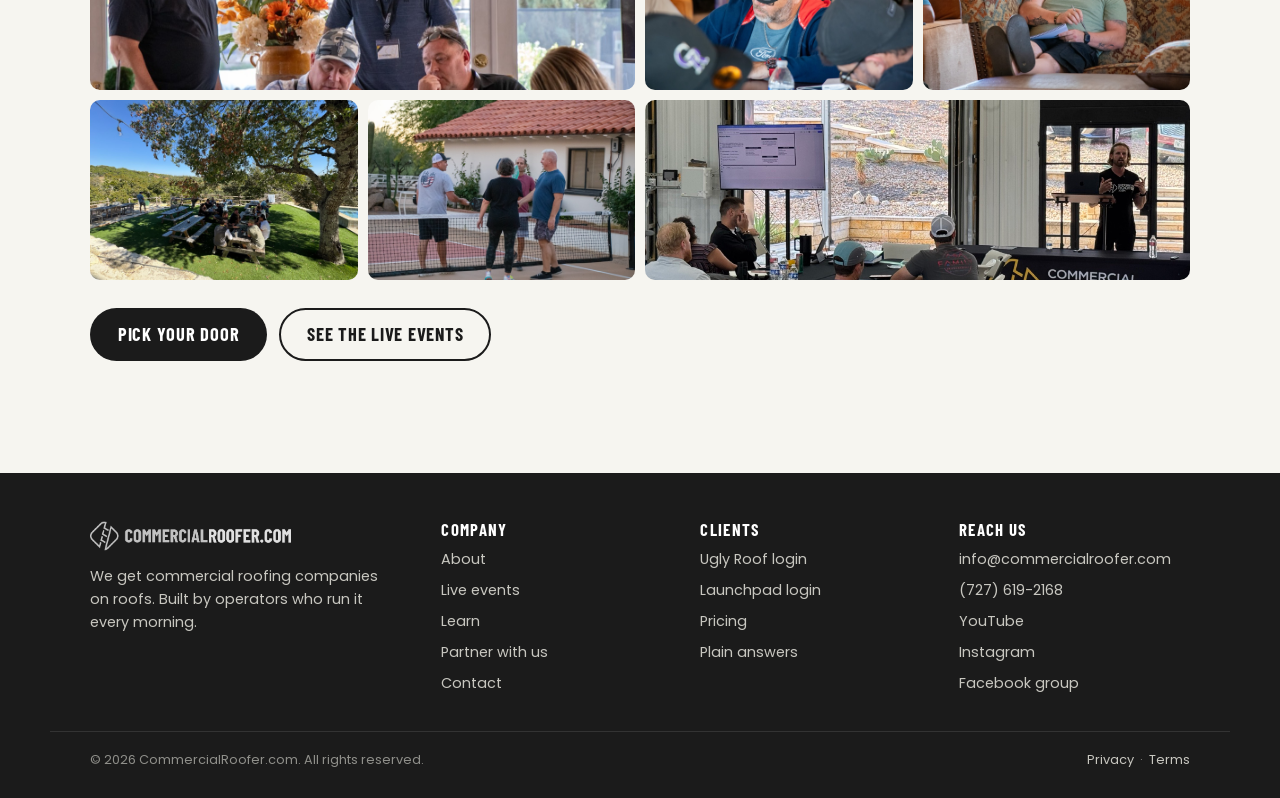
<file: about.html>
<!doctype html>
<html lang="en">
<head>
<meta charset="utf-8">
<meta name="viewport" content="width=device-width, initial-scale=1">
<title>About CommercialRoofer.com</title>
<meta name="description" content="Built by operators. Cody Kline and three partners run commercial roofing companies across the country, and this is the play their own reps run every morning.">
<meta property="og:title" content="About CommercialRoofer.com"><meta property="og:description" content="Built by operators. Cody Kline and three partners run commercial roofing companies across the country, and this is the play their own reps run every morning."><meta property="og:image" content="img/web/scottsdale-014.jpg">
<link rel="preconnect" href="https://fonts.googleapis.com"><link rel="preconnect" href="https://fonts.gstatic.com" crossorigin>
<link rel="stylesheet" href="https://fonts.googleapis.com/css2?family=Barlow+Condensed:wght@700;800&family=Poppins:wght@400;500;600&display=swap">
<link rel="stylesheet" href="css/site.css">
<link rel="icon" href="img/brand/mark-color.png" type="image/png">
</head>
<body>
<a class="skip" href="#main">Skip to content</a>
<header class="nav"><div class="wrap">
  <a class="logo" href="index.html" aria-label="CommercialRoofer.com home"><img src="img/brand/logo-color.png" alt="CommercialRoofer.com"></a>
  <nav aria-label="Main"><ul>
    <li><a href="index.html#how">How it works</a></li>
    <li><a href="index.html#doors">Pricing</a></li>
    <li><a href="events.html">Live events</a></li>
    <li><a href="learn.html">Learn</a></li>
    <li><a href="partner.html">Partner</a></li>
    <li><a href="about.html">About</a></li>
    <li><a href="contact.html">Contact</a></li>
  </ul></nav>
  <div class="cta">
    <a class="login" href="https://app.uglyroof.ai/login">Log in</a>
    <a class="btn yellow sm" href="index.html#doors">Pick your door</a>
    <button class="burger" aria-label="Open menu" aria-expanded="false"><svg width="24" height="24" viewBox="0 0 24 24" fill="none" stroke="currentColor" stroke-width="2.4" stroke-linecap="round"><path d="M4 7h16M4 12h16M4 17h16"/></svg></button>
  </div>
</div></header>

<main id="main">
<section class="pagehead"><div class="bg"><img src="img/web/scottsdale-012.jpg" alt="The room at CommercialRoofer Live in Scottsdale"></div><div class="shade"></div>
<div class="wrap"><span class="kick" style="font-family:var(--display);font-weight:700;letter-spacing:.2em;text-transform:uppercase;font-size:.95rem;color:var(--yellow)">About</span><h1>We are not consultants in suits.</h1><p class="lead">We are builders, leaders, and operators who lived the grind and figured out how to scale past it. Everything we teach, we run in our own companies first.</p></div></section>

<section class="sec"><div class="wrap">
  <div class="split">
    <div>
      <span class="eyebrow">The founder</span>
      <h2 style="margin-top:14px">Cody Kline</h2>
      <p class="lead" style="margin-top:18px">Out of the Air Force in 2012 and onto a roof at nine dollars an hour, carrying screws and running the lift. He figured out the sales guys made the money, learned the trade from the top of the ladder down, and started Jag Roofing and Sheet Metal. He sold it to private equity in 2021 and then grew their commercial division.</p>
      <p class="lead" style="margin-top:14px">Today he and three partners own commercial and residential roofing companies across the country. His three commercial locations will do more than sixty million dollars this year. CommercialRoofer.com is where that playbook gets handed to everyone else.</p>
    </div>
    <figure class="media tall"><img src="img/web/img_4102.jpg" alt="Cody Kline speaking"><figcaption>On the mic at a member event</figcaption></figure>
  </div>
</div></section>

<section class="sec dark"><div class="wrap">
  <span class="eyebrow">What we believe</span>
  <h2 style="margin-top:14px">Recurring revenue for an old-school trade.</h2>
  <p class="lead" style="margin-top:18px">Most roofing companies wait on storms, referrals, general contractors, and bid lists for their commercial work. We think a commercial division should create its own opportunities every morning, walk roofs every week, and get paid every year on service agreements, not once on a replacement. That is the business we build with every company in the network.</p>
  <div class="grid3">
    <div class="feat"><h3>Find the work yourself.</h3><p>Ugly roof hunting puts the opportunity in your hands before anyone else knows it exists. No bid room, no ad budget, no waiting.</p></div>
    <div class="feat"><h3>Sell the small things first.</h3><p>The first visit is a repair ticket, not a replacement pitch. The service agreement comes next. The replacement comes to you when it comes.</p></div>
    <div class="feat"><h3>Run the numbers out loud.</h3><p>Every company in the network keeps a weekly scorecard. We look at them together on the live call. What gets measured gets walked.</p></div>
  </div>
</div></section>

<section class="sec"><div class="wrap">
  <span class="eyebrow">How we work</span>
  <h2 style="margin-top:14px">Our language is confident, clear, and candid.</h2>
  <p class="lead" style="margin-top:18px">We do not use corporate buzzwords or speak in circles. We call things what they are, and we speak with respect, not ego. We say what we mean, we keep it simple, and we lead with purpose.</p>
  <div class="values"><div>Be impeccable with your word</div><div>Always do your best</div><div>Do not make assumptions</div><div>Speak with sincere candor</div><div>Do not take anything personally</div></div>
</div></section>

<section class="sec paper"><div class="wrap">
  <span class="eyebrow">The network</span>
  <h2 style="margin-top:14px">Two hundred sixty companies. Forty-six states. One play.</h2>
  <p class="lead" style="margin-top:18px">Residential companies with commercial as a twinkle in their eye. Family companies that have been at it since the fifties. Startups with one truck. They all run the same play, keep the same scorecard, and show up to the same live call every week. A few times a year we get in a room together.</p>
  <div class="gallery">
    <img class="wide" src="img/web/scottsdale-016.jpg" alt="Members talking between sessions in Scottsdale">
    <img src="img/web/scottsdale-047.jpg" alt="A member taking notes">
    <img src="img/web/scottsdale-064.jpg" alt="A member listening">
    <img src="img/web/austin-4041.jpg" alt="Lunch under the oak at the Austin ranch">
    <img src="img/web/scottsdale-103.jpg" alt="Pickleball in the evening">
    <img class="wide" src="img/web/austin-4066.jpg" alt="Cody teaching in the barn in Austin">
  </div>
  <div style="margin-top:28px;display:flex;gap:12px;flex-wrap:wrap"><a class="btn dark" href="index.html#doors">Pick your door</a><a class="btn ghost" href="events.html">See the live events</a></div>
</div></section>
</main>

<footer><div class="wrap">
  <div><img src="img/brand/logo-white.png" alt="CommercialRoofer.com"><p style="margin-top:14px;max-width:34ch">We get commercial roofing companies on roofs. Built by operators who run it every morning.</p></div>
  <div><h4>Company</h4><ul><li><a href="about.html">About</a></li><li><a href="events.html">Live events</a></li><li><a href="learn.html">Learn</a></li><li><a href="partner.html">Partner with us</a></li><li><a href="contact.html">Contact</a></li></ul></div>
  <div><h4>Clients</h4><ul><li><a href="https://app.uglyroof.ai/login">Ugly Roof login</a></li><li><a href="https://launch.commercialroofer.com">Launchpad login</a></li><li><a href="index.html#doors">Pricing</a></li><li><a href="index.html#faq">Plain answers</a></li></ul></div>
  <div><h4>Reach us</h4><ul><li><a href="mailto:info@commercialroofer.com">info@commercialroofer.com</a></li><li><a href="tel:+17276192168">(727) 619-2168</a></li><li><a href="https://www.youtube.com/@codyleekline" rel="noopener" target="_blank">YouTube</a></li><li><a href="https://www.instagram.com/thecommercialroofer" rel="noopener" target="_blank">Instagram</a></li><li><a href="https://www.facebook.com/groups/commercialroofer" rel="noopener" target="_blank">Facebook group</a></li></ul></div>
</div><div class="wrap bottom"><span>&copy; 2026 CommercialRoofer.com. All rights reserved.</span><span><a href="https://www.privacypolicyonline.com/live.php?token=LoXPec7HtVaEBtvLJs7aSfBKqx78J9E6" rel="noopener" target="_blank">Privacy</a> &nbsp;&middot;&nbsp; <a href="https://www.privacypolicyonline.com/live.php?token=pb6IaDggNKvmx3lJq2VKcg6iNKG5NlOb" rel="noopener" target="_blank">Terms</a></span></div></footer>
<script src="js/site.js"></script>

</body>
</html>
</file>
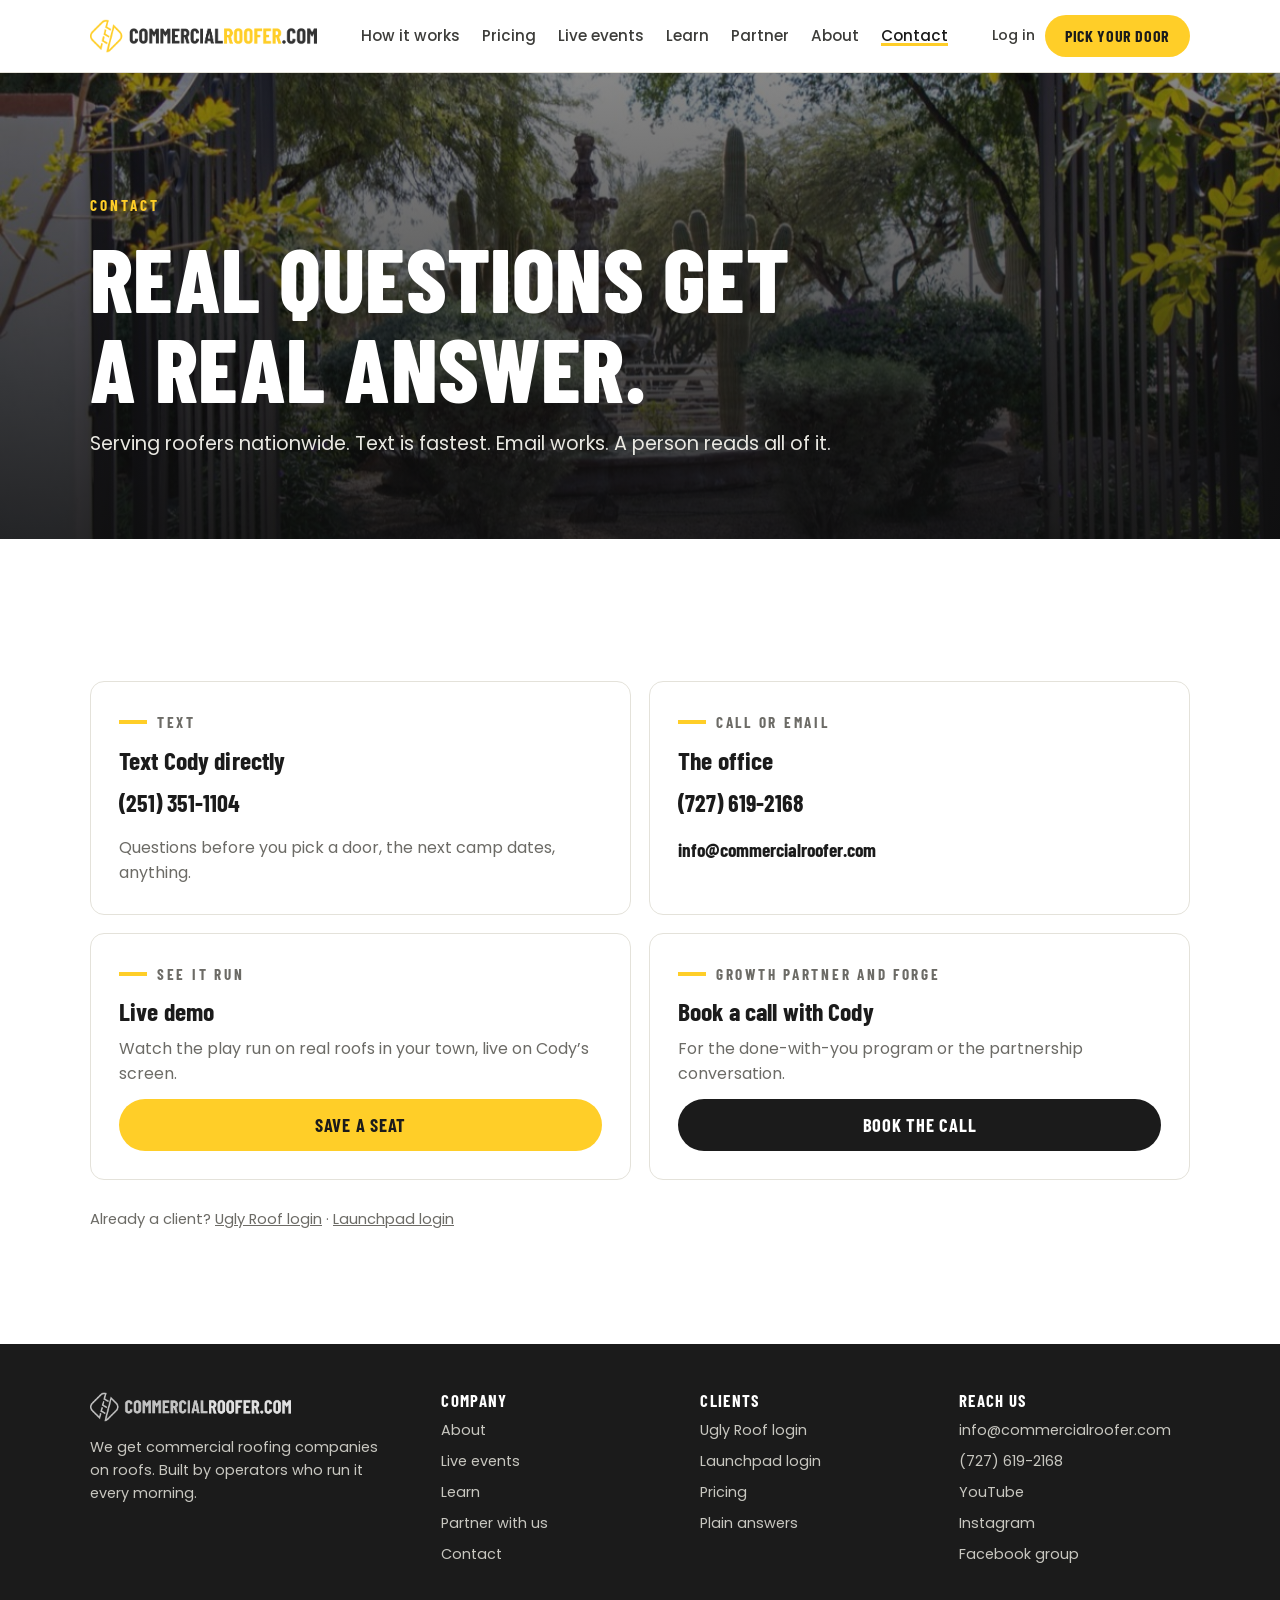
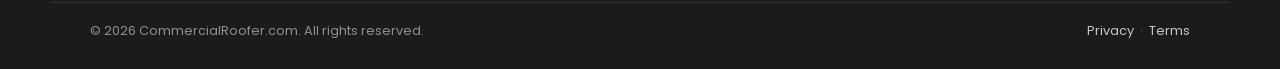
<file: contact.html>
<!doctype html>
<html lang="en">
<head>
<meta charset="utf-8">
<meta name="viewport" content="width=device-width, initial-scale=1">
<title>Contact</title>
<meta name="description" content="Email, call, or text. Book a live demo or a call with Cody.">
<meta property="og:title" content="Contact"><meta property="og:description" content="Email, call, or text. Book a live demo or a call with Cody."><meta property="og:image" content="img/web/austin-4067.jpg">
<link rel="preconnect" href="https://fonts.googleapis.com"><link rel="preconnect" href="https://fonts.gstatic.com" crossorigin>
<link rel="stylesheet" href="https://fonts.googleapis.com/css2?family=Barlow+Condensed:wght@700;800&family=Poppins:wght@400;500;600&display=swap">
<link rel="stylesheet" href="css/site.css">
<link rel="icon" href="img/brand/mark-color.png" type="image/png">
</head>
<body>
<a class="skip" href="#main">Skip to content</a>
<header class="nav"><div class="wrap">
  <a class="logo" href="index.html" aria-label="CommercialRoofer.com home"><img src="img/brand/logo-color.png" alt="CommercialRoofer.com"></a>
  <nav aria-label="Main"><ul>
    <li><a href="index.html#how">How it works</a></li>
    <li><a href="index.html#doors">Pricing</a></li>
    <li><a href="events.html">Live events</a></li>
    <li><a href="learn.html">Learn</a></li>
    <li><a href="partner.html">Partner</a></li>
    <li><a href="about.html">About</a></li>
    <li><a href="contact.html">Contact</a></li>
  </ul></nav>
  <div class="cta">
    <a class="login" href="https://app.uglyroof.ai/login">Log in</a>
    <a class="btn yellow sm" href="index.html#doors">Pick your door</a>
    <button class="burger" aria-label="Open menu" aria-expanded="false"><svg width="24" height="24" viewBox="0 0 24 24" fill="none" stroke="currentColor" stroke-width="2.4" stroke-linecap="round"><path d="M4 7h16M4 12h16M4 17h16"/></svg></button>
  </div>
</div></header>

<main id="main">
<section class="pagehead"><div class="bg"><img src="img/web/scottsdale-039.jpg" alt="The courtyard at the Scottsdale event"></div><div class="shade"></div>
<div class="wrap"><span style="font-family:var(--display);font-weight:700;letter-spacing:.2em;text-transform:uppercase;font-size:.95rem;color:var(--yellow)">Contact</span><h1>Real questions get a real answer.</h1><p class="lead">Serving roofers nationwide. Text is fastest. Email works. A person reads all of it.</p></div></section>

<section class="sec"><div class="wrap">
  <div class="contactgrid">
    <div class="cbox"><span class="eyebrow">Text</span><h3>Text Cody directly</h3><a class="big" href="sms:+12513511104">(251) 351-1104</a><p style="color:var(--muted)">Questions before you pick a door, the next camp dates, anything.</p></div>
    <div class="cbox"><span class="eyebrow">Call or email</span><h3>The office</h3><a class="big" href="tel:+17276192168">(727) 619-2168</a><a class="big" href="mailto:info@commercialroofer.com" style="font-size:1.2rem">info@commercialroofer.com</a></div>
    <div class="cbox"><span class="eyebrow">See it run</span><h3>Live demo</h3><p style="color:var(--muted)">Watch the play run on real roofs in your town, live on Cody&rsquo;s screen.</p><a class="btn yellow" href="https://link.commercialroofer.com/widget/bookings/commrooferdemo" rel="noopener" target="_blank">Save a seat</a></div>
    <div class="cbox"><span class="eyebrow">Growth Partner and Forge</span><h3>Book a call with Cody</h3><p style="color:var(--muted)">For the done-with-you program or the partnership conversation.</p><a class="btn dark" href="https://link.commercialroofer.com/widget/bookings/enrollment-phone-calendar" rel="noopener" target="_blank">Book the call</a></div>
  </div>
  <p style="margin-top:28px;color:var(--muted);font-size:.92rem">Already a client? <a href="https://app.uglyroof.ai/login">Ugly Roof login</a> &middot; <a href="https://launch.commercialroofer.com">Launchpad login</a></p>
</div></section>
</main>

<footer><div class="wrap">
  <div><img src="img/brand/logo-white.png" alt="CommercialRoofer.com"><p style="margin-top:14px;max-width:34ch">We get commercial roofing companies on roofs. Built by operators who run it every morning.</p></div>
  <div><h4>Company</h4><ul><li><a href="about.html">About</a></li><li><a href="events.html">Live events</a></li><li><a href="learn.html">Learn</a></li><li><a href="partner.html">Partner with us</a></li><li><a href="contact.html">Contact</a></li></ul></div>
  <div><h4>Clients</h4><ul><li><a href="https://app.uglyroof.ai/login">Ugly Roof login</a></li><li><a href="https://launch.commercialroofer.com">Launchpad login</a></li><li><a href="index.html#doors">Pricing</a></li><li><a href="index.html#faq">Plain answers</a></li></ul></div>
  <div><h4>Reach us</h4><ul><li><a href="mailto:info@commercialroofer.com">info@commercialroofer.com</a></li><li><a href="tel:+17276192168">(727) 619-2168</a></li><li><a href="https://www.youtube.com/@codyleekline" rel="noopener" target="_blank">YouTube</a></li><li><a href="https://www.instagram.com/thecommercialroofer" rel="noopener" target="_blank">Instagram</a></li><li><a href="https://www.facebook.com/groups/commercialroofer" rel="noopener" target="_blank">Facebook group</a></li></ul></div>
</div><div class="wrap bottom"><span>&copy; 2026 CommercialRoofer.com. All rights reserved.</span><span><a href="https://www.privacypolicyonline.com/live.php?token=LoXPec7HtVaEBtvLJs7aSfBKqx78J9E6" rel="noopener" target="_blank">Privacy</a> &nbsp;&middot;&nbsp; <a href="https://www.privacypolicyonline.com/live.php?token=pb6IaDggNKvmx3lJq2VKcg6iNKG5NlOb" rel="noopener" target="_blank">Terms</a></span></div></footer>
<script src="js/site.js"></script>

</body>
</html>
</file>
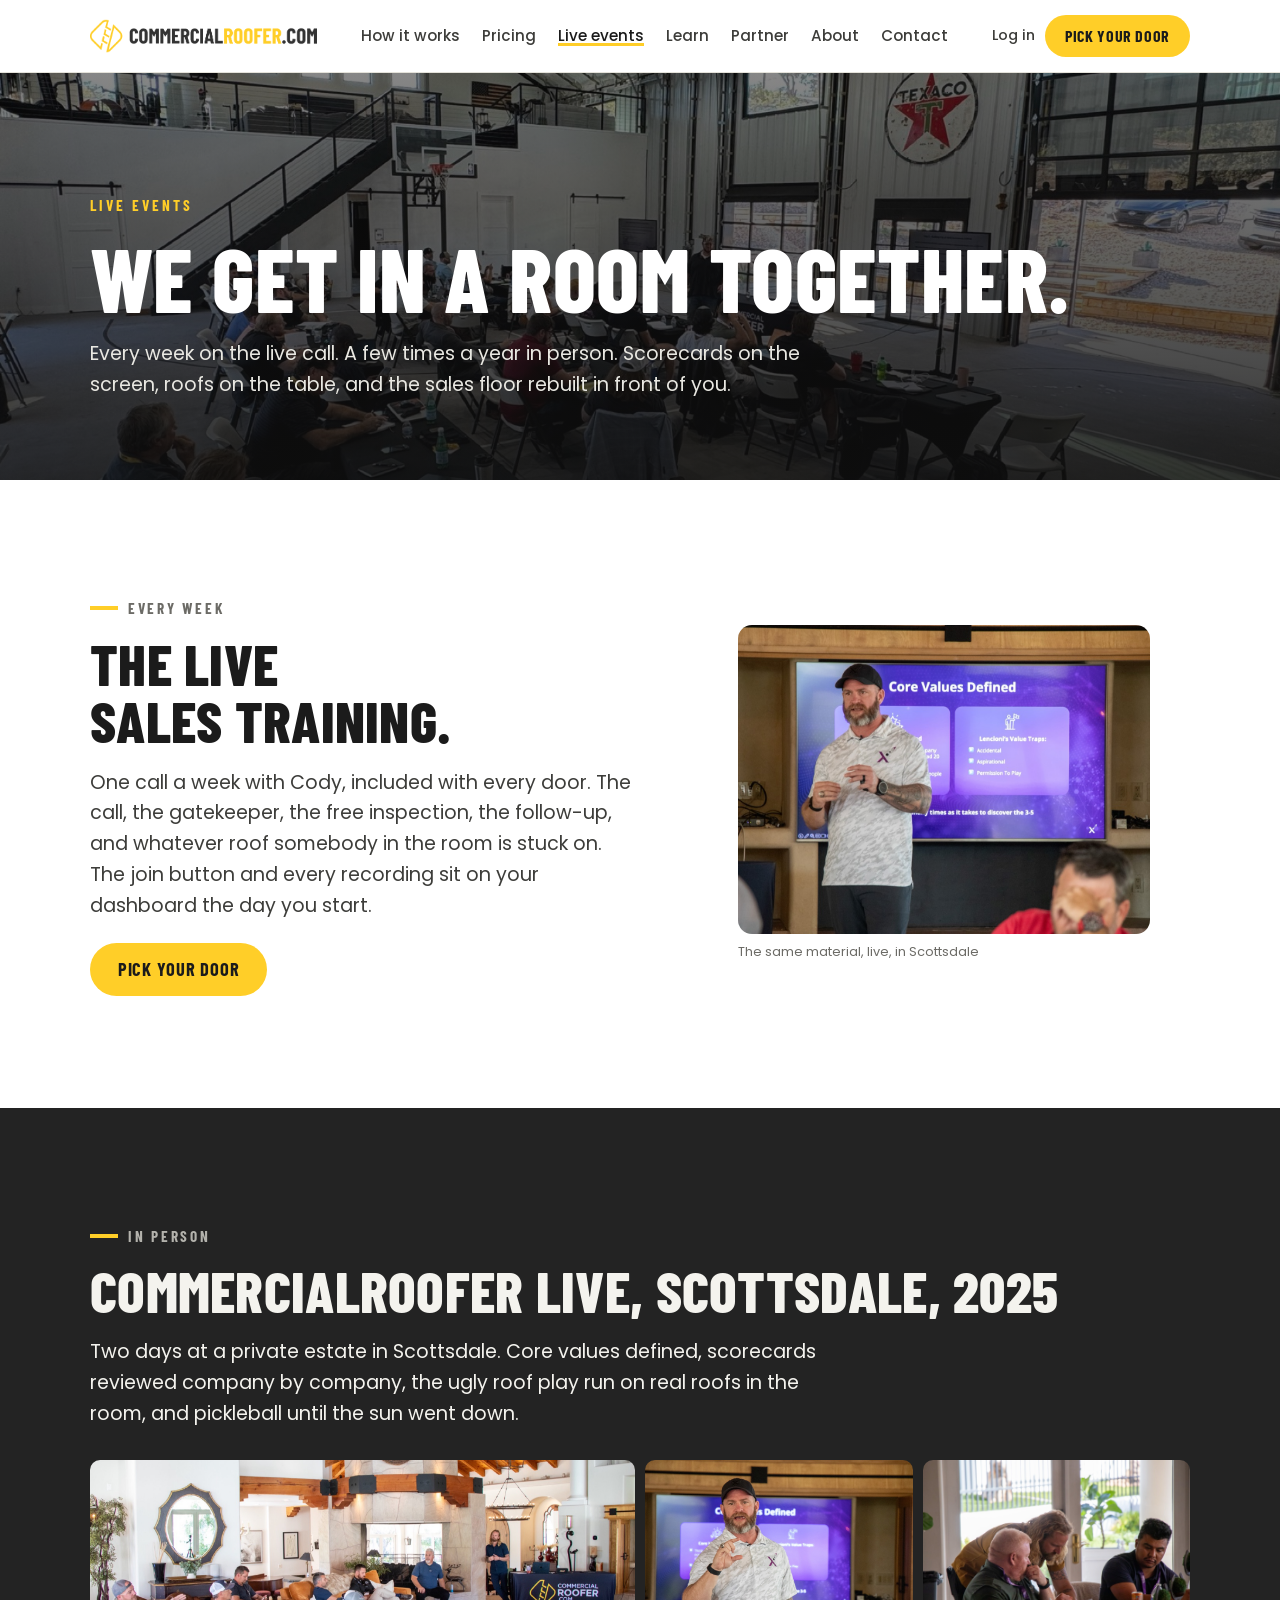
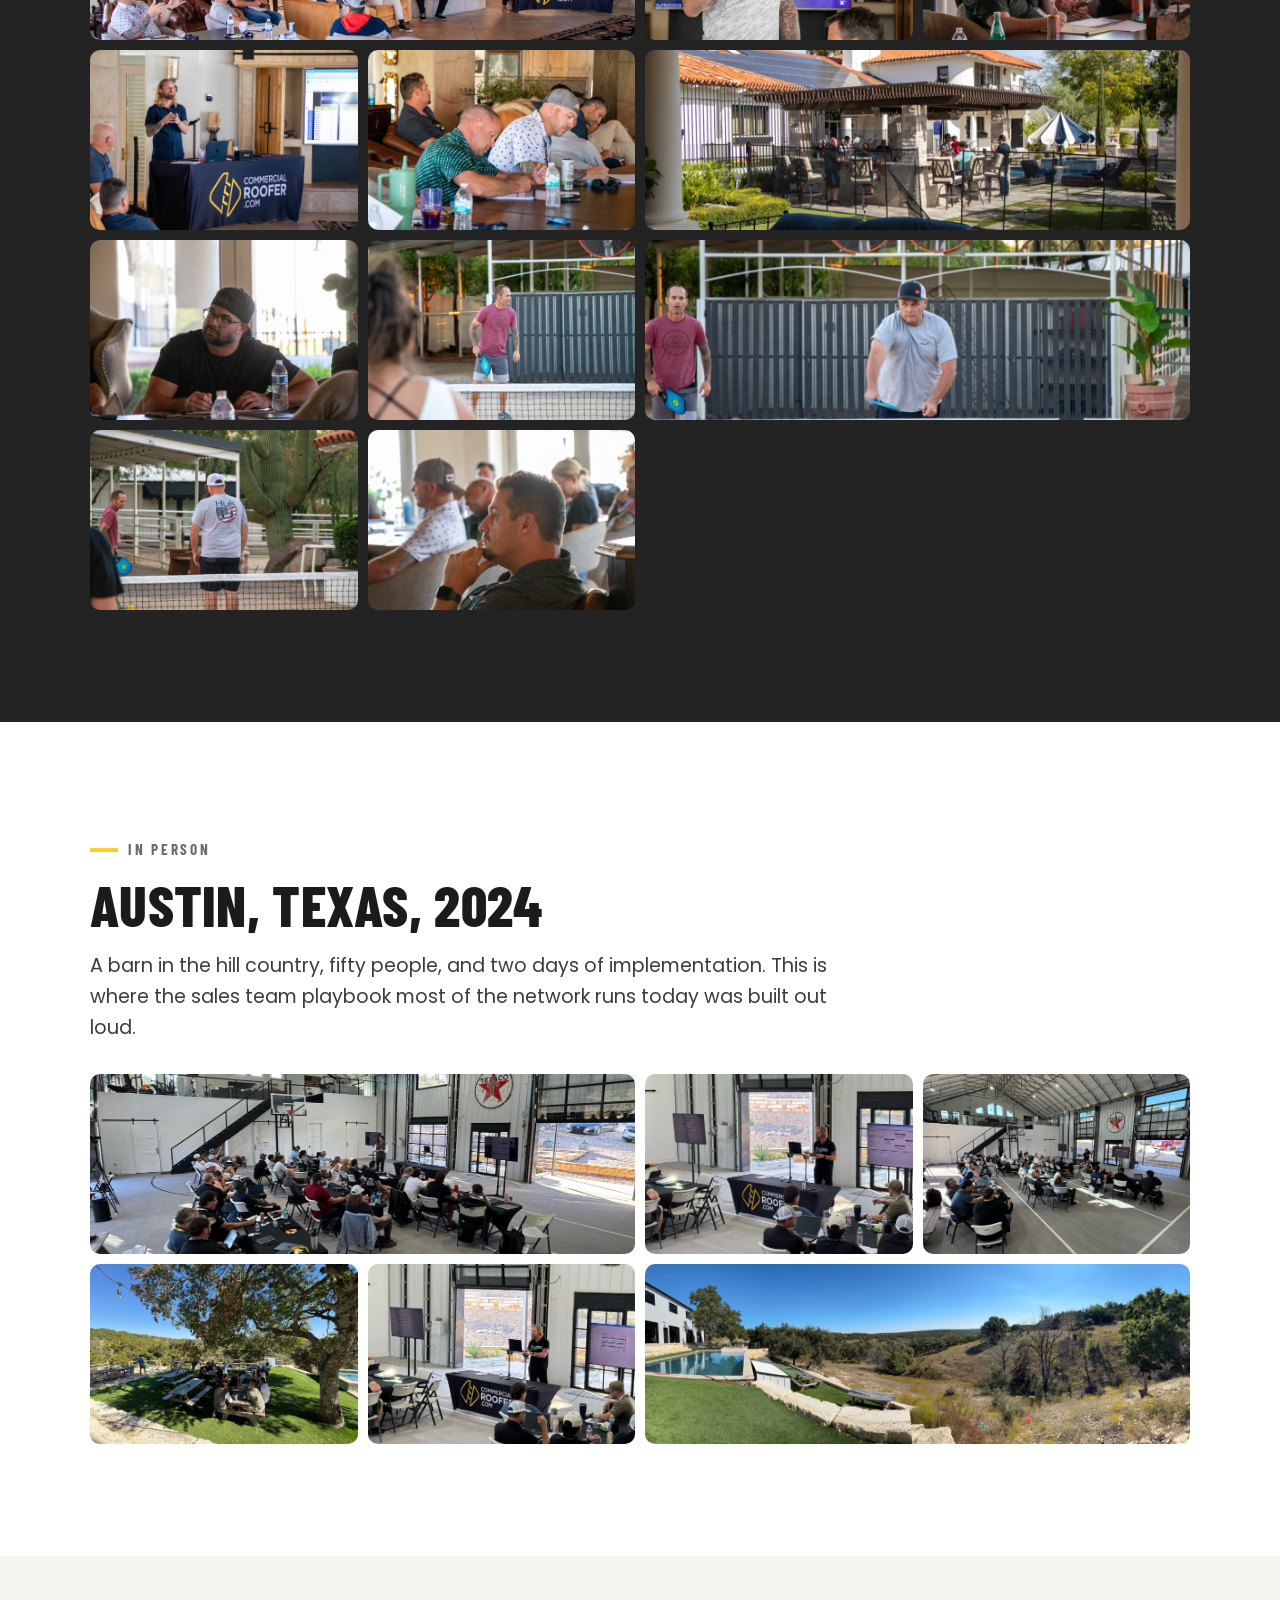
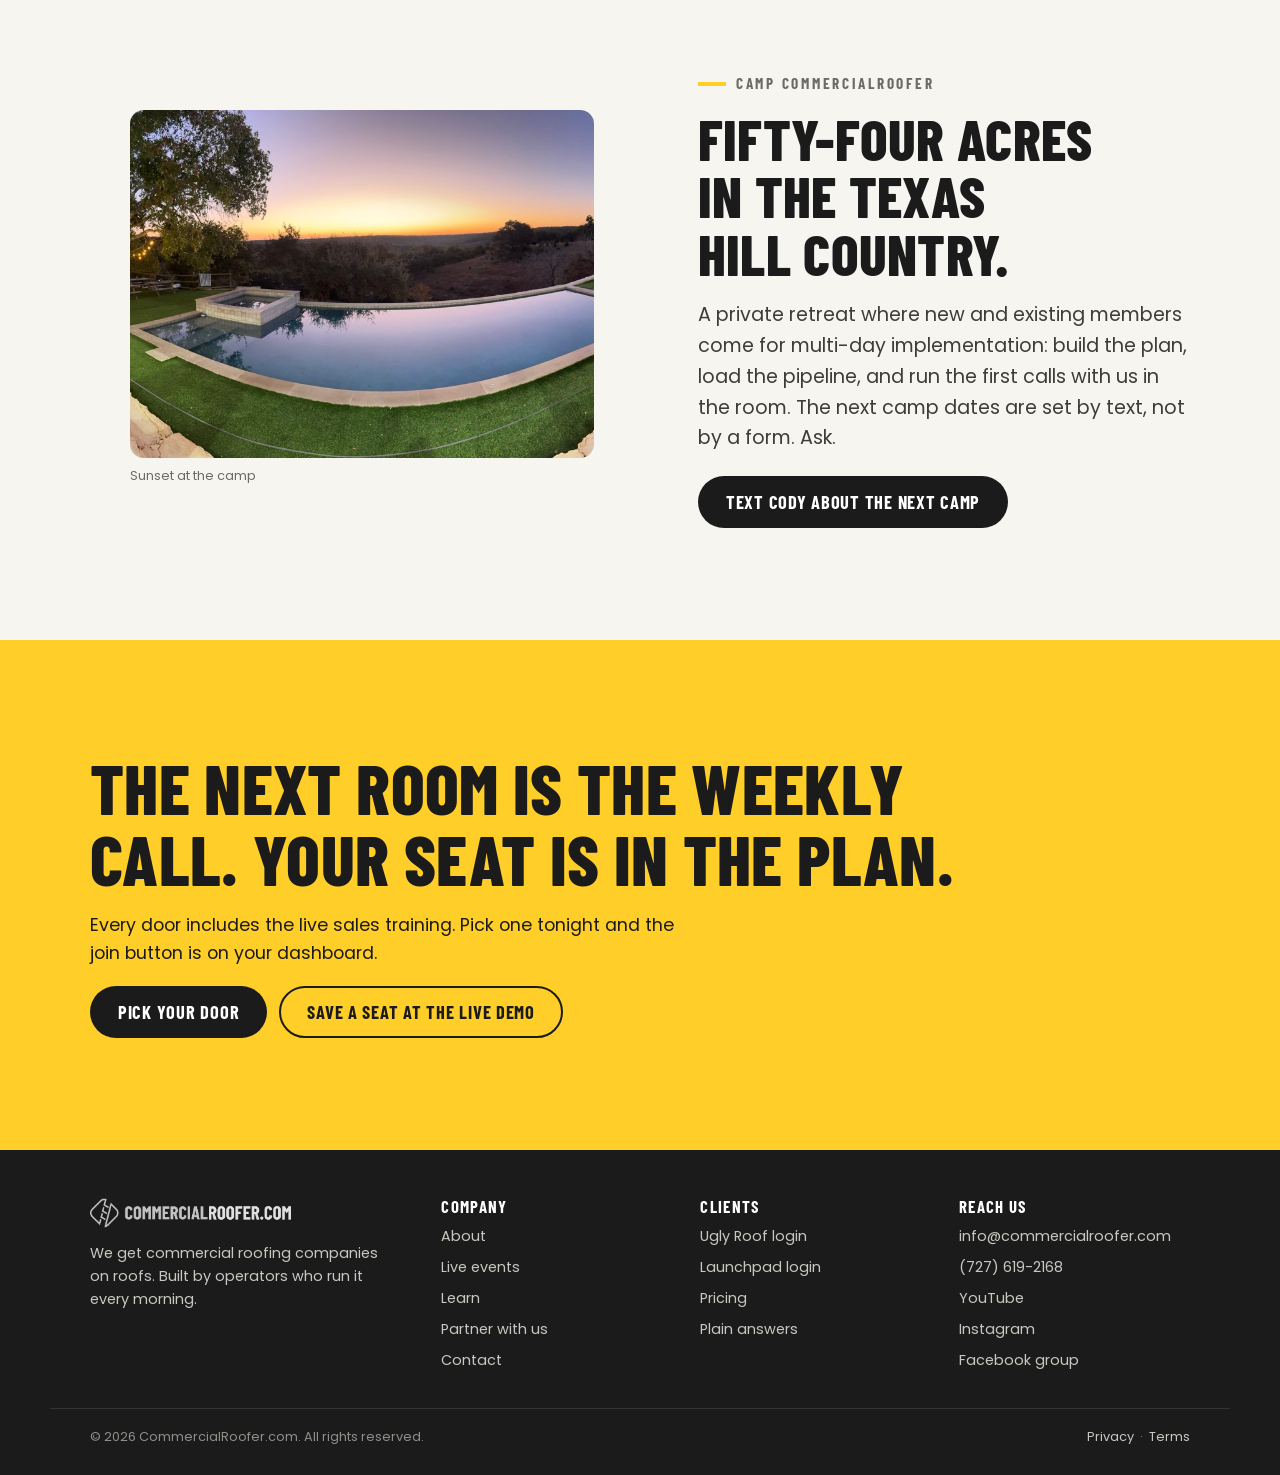
<file: events.html>
<!doctype html>
<html lang="en">
<head>
<meta charset="utf-8">
<meta name="viewport" content="width=device-width, initial-scale=1">
<title>Live Events</title>
<meta name="description" content="CommercialRoofer Live in Scottsdale and Austin, Camp CommercialRoofer in the Texas hill country, and the weekly live sales training every member gets.">
<meta property="og:title" content="Live Events"><meta property="og:description" content="CommercialRoofer Live in Scottsdale and Austin, Camp CommercialRoofer in the Texas hill country, and the weekly live sales training every member gets."><meta property="og:image" content="img/web/austin-4046.jpg">
<link rel="preconnect" href="https://fonts.googleapis.com"><link rel="preconnect" href="https://fonts.gstatic.com" crossorigin>
<link rel="stylesheet" href="https://fonts.googleapis.com/css2?family=Barlow+Condensed:wght@700;800&family=Poppins:wght@400;500;600&display=swap">
<link rel="stylesheet" href="css/site.css">
<link rel="icon" href="img/brand/mark-color.png" type="image/png">
</head>
<body>
<a class="skip" href="#main">Skip to content</a>
<header class="nav"><div class="wrap">
  <a class="logo" href="index.html" aria-label="CommercialRoofer.com home"><img src="img/brand/logo-color.png" alt="CommercialRoofer.com"></a>
  <nav aria-label="Main"><ul>
    <li><a href="index.html#how">How it works</a></li>
    <li><a href="index.html#doors">Pricing</a></li>
    <li><a href="events.html">Live events</a></li>
    <li><a href="learn.html">Learn</a></li>
    <li><a href="partner.html">Partner</a></li>
    <li><a href="about.html">About</a></li>
    <li><a href="contact.html">Contact</a></li>
  </ul></nav>
  <div class="cta">
    <a class="login" href="https://app.uglyroof.ai/login">Log in</a>
    <a class="btn yellow sm" href="index.html#doors">Pick your door</a>
    <button class="burger" aria-label="Open menu" aria-expanded="false"><svg width="24" height="24" viewBox="0 0 24 24" fill="none" stroke="currentColor" stroke-width="2.4" stroke-linecap="round"><path d="M4 7h16M4 12h16M4 17h16"/></svg></button>
  </div>
</div></header>

<main id="main">
<section class="pagehead"><div class="bg"><img src="img/web/austin-4046.jpg" alt="The barn at the CommercialRoofer live event in Austin, Texas"></div><div class="shade"></div>
<div class="wrap"><span style="font-family:var(--display);font-weight:700;letter-spacing:.2em;text-transform:uppercase;font-size:.95rem;color:var(--yellow)">Live events</span><h1>We get in a room together.</h1><p class="lead">Every week on the live call. A few times a year in person. Scorecards on the screen, roofs on the table, and the sales floor rebuilt in front of you.</p></div></section>

<section class="sec"><div class="wrap">
  <div class="split">
    <div>
      <span class="eyebrow">Every week</span>
      <h2 style="margin-top:14px">The live sales training.</h2>
      <p class="lead" style="margin-top:18px">One call a week with Cody, included with every door. The call, the gatekeeper, the free inspection, the follow-up, and whatever roof somebody in the room is stuck on. The join button and every recording sit on your dashboard the day you start.</p>
      <div style="margin-top:22px"><a class="btn yellow" href="index.html#doors">Pick your door</a></div>
    </div>
    <figure class="media"><img src="img/web/scottsdale-015.jpg" alt="Cody Kline teaching with the scorecard on screen"><figcaption>The same material, live, in Scottsdale</figcaption></figure>
  </div>
</div></section>

<section class="sec dark"><div class="wrap">
  <span class="eyebrow">In person</span>
  <h2 style="margin-top:14px">CommercialRoofer Live, Scottsdale, 2025</h2>
  <p class="lead" style="margin-top:18px">Two days at a private estate in Scottsdale. Core values defined, scorecards reviewed company by company, the ugly roof play run on real roofs in the room, and pickleball until the sun went down.</p>
  <div class="gallery">
    <img class="wide" src="img/web/scottsdale-044.jpg" alt="The main room in Scottsdale">
    <img src="img/web/scottsdale-014.jpg" alt="Cody teaching">
    <img src="img/web/scottsdale-018.jpg" alt="Members working through their plan">
    <img src="img/web/scottsdale-043.jpg" alt="A guest speaker at the CommercialRoofer banner">
    <img src="img/web/scottsdale-046.jpg" alt="Members listening">
    <img class="wide" src="img/web/scottsdale-038.jpg" alt="The estate grounds">
    <img src="img/web/scottsdale-068.jpg" alt="A member in the session">
    <img src="img/web/scottsdale-076.jpg" alt="Evening pickleball">
    <img class="wide" src="img/web/scottsdale-084.jpg" alt="Pickleball court">
    <img src="img/web/scottsdale-099.jpg" alt="Members on the court">
    <img src="img/web/scottsdale-072.jpg" alt="A member in the session">
  </div>
</div></section>

<section class="sec"><div class="wrap">
  <span class="eyebrow">In person</span>
  <h2 style="margin-top:14px">Austin, Texas, 2024</h2>
  <p class="lead" style="margin-top:18px">A barn in the hill country, fifty people, and two days of implementation. This is where the sales team playbook most of the network runs today was built out loud.</p>
  <div class="gallery">
    <img class="wide" src="img/web/austin-4050.jpg" alt="The room in the barn">
    <img src="img/web/austin-4069.jpg" alt="Cody teaching at the banner">
    <img src="img/web/austin-4053.jpg" alt="Members at tables">
    <img src="img/web/austin-4041.jpg" alt="Lunch under the oak tree">
    <img src="img/web/austin-4070.jpg" alt="A session in progress">
    <img class="wide" src="img/web/austin-4033.jpg" alt="The hill country view from the ranch">
  </div>
</div></section>

<section class="sec paper"><div class="wrap">
  <div class="split rev">
    <div>
      <span class="eyebrow">Camp CommercialRoofer</span>
      <h2 style="margin-top:14px">Fifty-four acres in the Texas hill country.</h2>
      <p class="lead" style="margin-top:18px">A private retreat where new and existing members come for multi-day implementation: build the plan, load the pipeline, and run the first calls with us in the room. The next camp dates are set by text, not by a form. Ask.</p>
      <div style="margin-top:22px;display:flex;gap:12px;flex-wrap:wrap"><a class="btn dark" href="sms:+12513511104">Text Cody about the next camp</a></div>
    </div>
    <figure class="media"><img src="img/web/austin-4026.jpg" alt="Sunset over the pool at Camp CommercialRoofer"><figcaption>Sunset at the camp</figcaption></figure>
  </div>
</div></section>

<section class="sec final"><div class="wrap">
  <h2>The next room is the weekly call. Your seat is in the plan.</h2>
  <p>Every door includes the live sales training. Pick one tonight and the join button is on your dashboard.</p>
  <div class="actions"><a class="btn dark" href="index.html#doors">Pick your door</a><a class="btn ghost" href="https://link.commercialroofer.com/widget/bookings/commrooferdemo" rel="noopener" target="_blank">Save a seat at the live demo</a></div>
</div></section>
</main>

<footer><div class="wrap">
  <div><img src="img/brand/logo-white.png" alt="CommercialRoofer.com"><p style="margin-top:14px;max-width:34ch">We get commercial roofing companies on roofs. Built by operators who run it every morning.</p></div>
  <div><h4>Company</h4><ul><li><a href="about.html">About</a></li><li><a href="events.html">Live events</a></li><li><a href="learn.html">Learn</a></li><li><a href="partner.html">Partner with us</a></li><li><a href="contact.html">Contact</a></li></ul></div>
  <div><h4>Clients</h4><ul><li><a href="https://app.uglyroof.ai/login">Ugly Roof login</a></li><li><a href="https://launch.commercialroofer.com">Launchpad login</a></li><li><a href="index.html#doors">Pricing</a></li><li><a href="index.html#faq">Plain answers</a></li></ul></div>
  <div><h4>Reach us</h4><ul><li><a href="mailto:info@commercialroofer.com">info@commercialroofer.com</a></li><li><a href="tel:+17276192168">(727) 619-2168</a></li><li><a href="https://www.youtube.com/@codyleekline" rel="noopener" target="_blank">YouTube</a></li><li><a href="https://www.instagram.com/thecommercialroofer" rel="noopener" target="_blank">Instagram</a></li><li><a href="https://www.facebook.com/groups/commercialroofer" rel="noopener" target="_blank">Facebook group</a></li></ul></div>
</div><div class="wrap bottom"><span>&copy; 2026 CommercialRoofer.com. All rights reserved.</span><span><a href="https://www.privacypolicyonline.com/live.php?token=LoXPec7HtVaEBtvLJs7aSfBKqx78J9E6" rel="noopener" target="_blank">Privacy</a> &nbsp;&middot;&nbsp; <a href="https://www.privacypolicyonline.com/live.php?token=pb6IaDggNKvmx3lJq2VKcg6iNKG5NlOb" rel="noopener" target="_blank">Terms</a></span></div></footer>
<script src="js/site.js"></script>

</body>
</html>
</file>
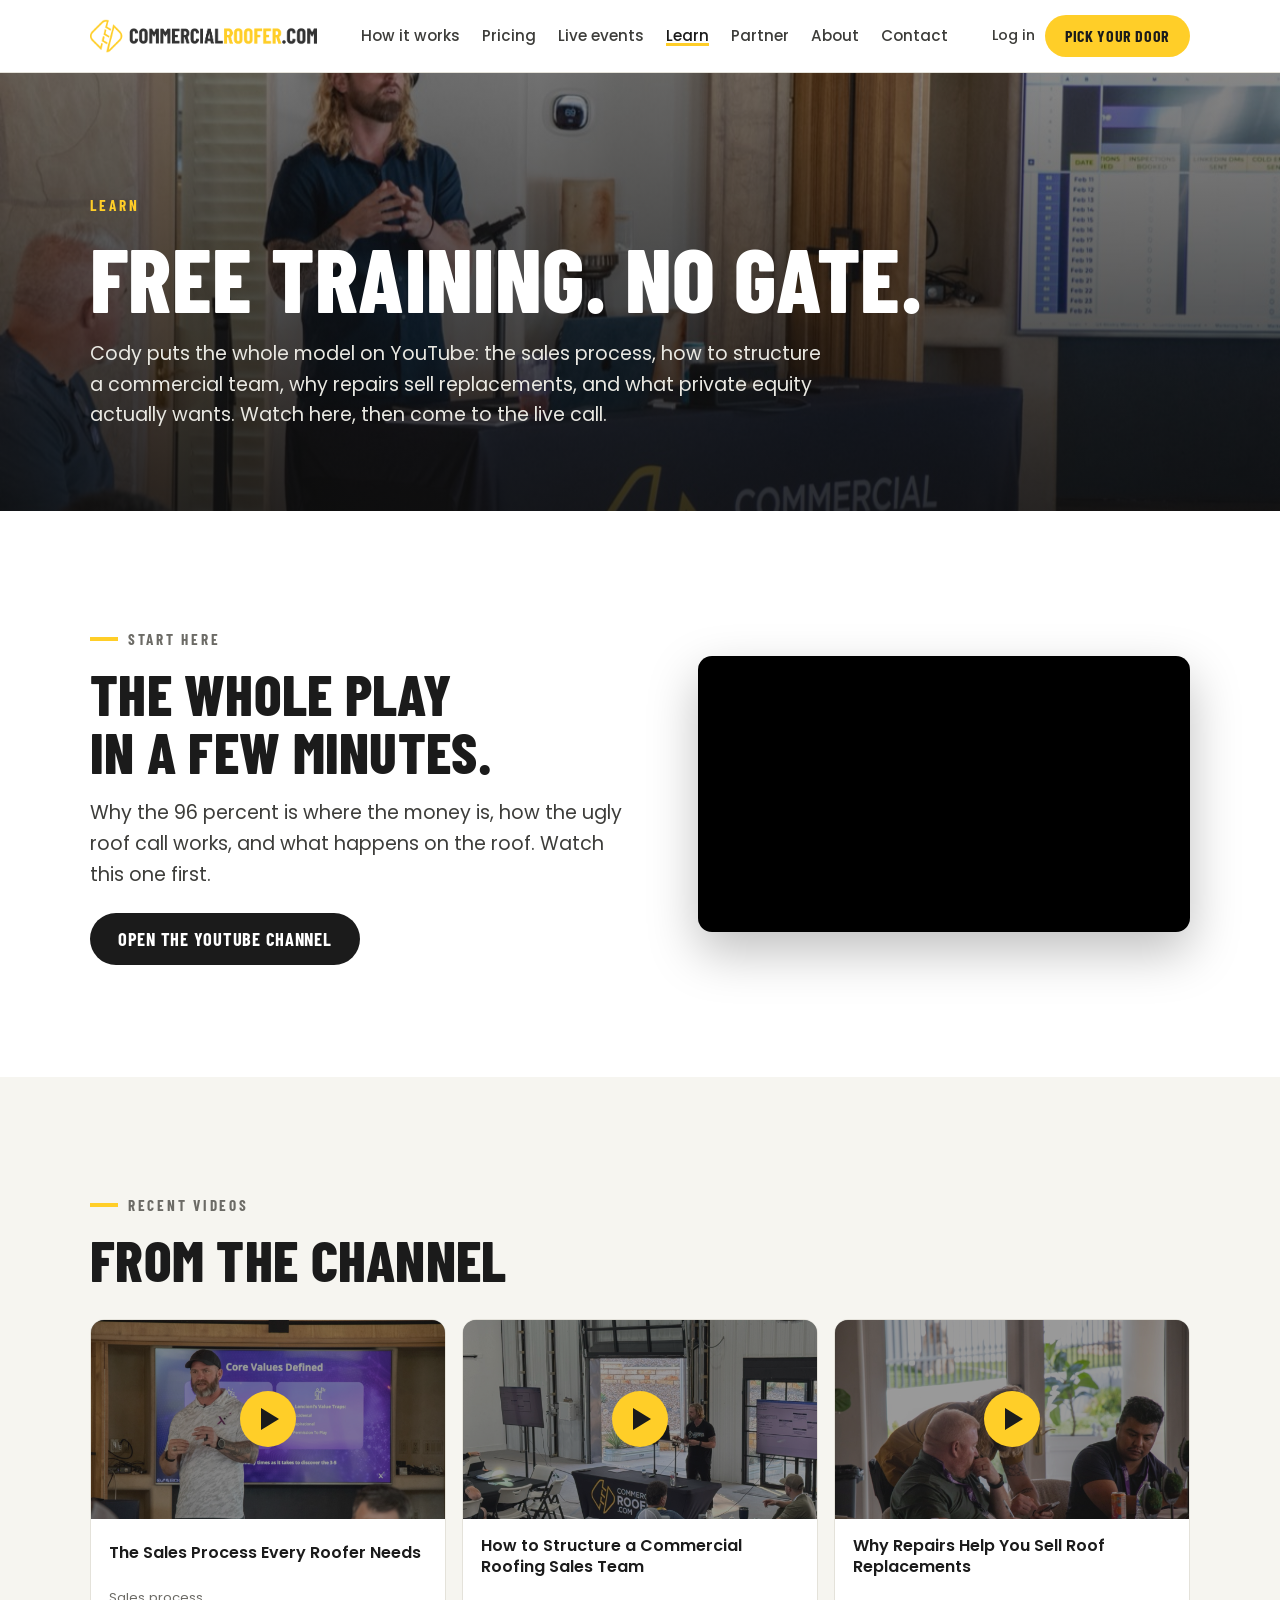
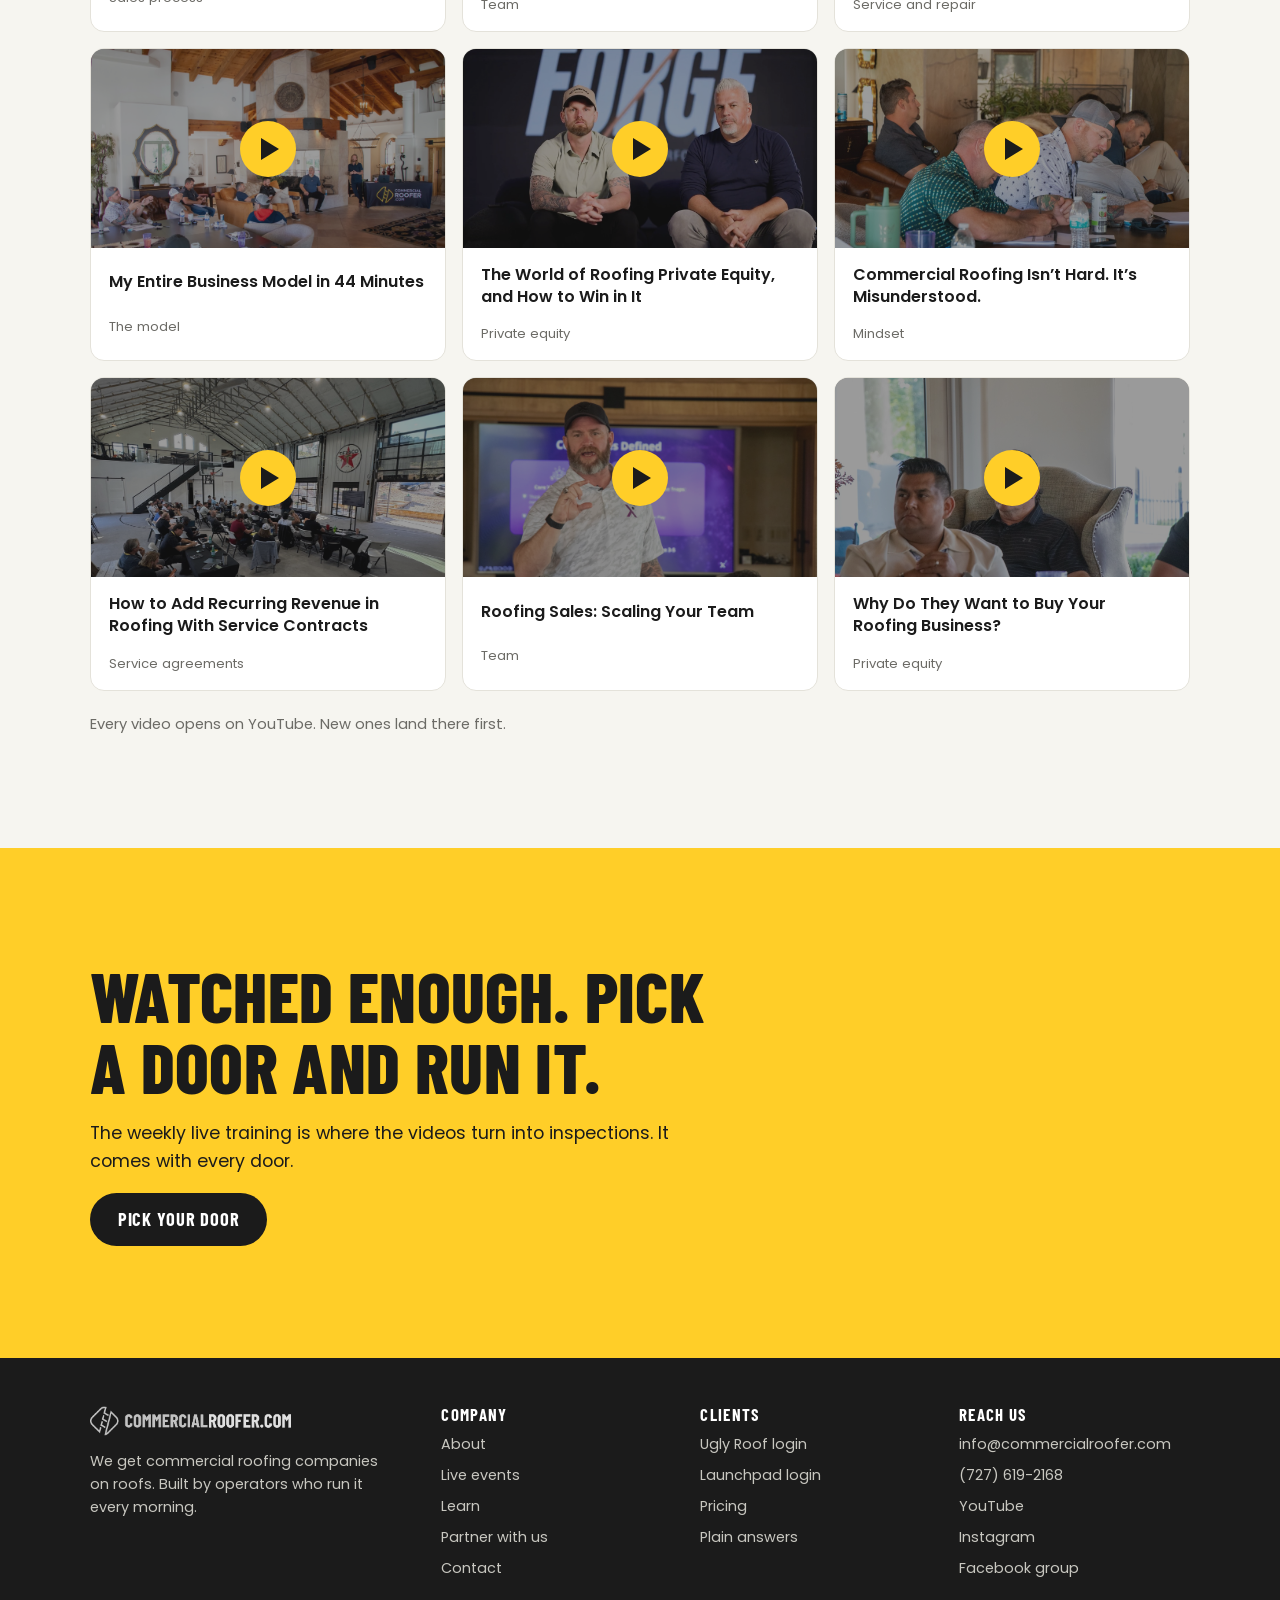
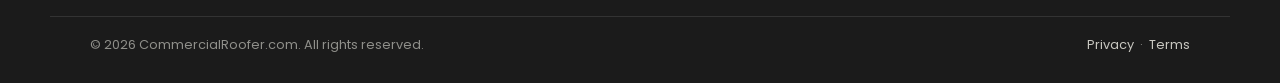
<file: learn.html>
<!doctype html>
<html lang="en">
<head>
<meta charset="utf-8">
<meta name="viewport" content="width=device-width, initial-scale=1">
<title>Learn</title>
<meta name="description" content="Free commercial roofing sales training from Cody Kline: the sales process, team structure, repairs that sell replacements, and the whole business model.">
<meta property="og:title" content="Learn"><meta property="og:description" content="Free commercial roofing sales training from Cody Kline: the sales process, team structure, repairs that sell replacements, and the whole business model."><meta property="og:image" content="img/web/austin-4067.jpg">
<link rel="preconnect" href="https://fonts.googleapis.com"><link rel="preconnect" href="https://fonts.gstatic.com" crossorigin>
<link rel="stylesheet" href="https://fonts.googleapis.com/css2?family=Barlow+Condensed:wght@700;800&family=Poppins:wght@400;500;600&display=swap">
<link rel="stylesheet" href="css/site.css">
<link rel="icon" href="img/brand/mark-color.png" type="image/png">
</head>
<body>
<a class="skip" href="#main">Skip to content</a>
<header class="nav"><div class="wrap">
  <a class="logo" href="index.html" aria-label="CommercialRoofer.com home"><img src="img/brand/logo-color.png" alt="CommercialRoofer.com"></a>
  <nav aria-label="Main"><ul>
    <li><a href="index.html#how">How it works</a></li>
    <li><a href="index.html#doors">Pricing</a></li>
    <li><a href="events.html">Live events</a></li>
    <li><a href="learn.html">Learn</a></li>
    <li><a href="partner.html">Partner</a></li>
    <li><a href="about.html">About</a></li>
    <li><a href="contact.html">Contact</a></li>
  </ul></nav>
  <div class="cta">
    <a class="login" href="https://app.uglyroof.ai/login">Log in</a>
    <a class="btn yellow sm" href="index.html#doors">Pick your door</a>
    <button class="burger" aria-label="Open menu" aria-expanded="false"><svg width="24" height="24" viewBox="0 0 24 24" fill="none" stroke="currentColor" stroke-width="2.4" stroke-linecap="round"><path d="M4 7h16M4 12h16M4 17h16"/></svg></button>
  </div>
</div></header>

<main id="main">
<section class="pagehead"><div class="bg"><img src="img/web/scottsdale-043.jpg" alt="Teaching at the CommercialRoofer banner"></div><div class="shade"></div>
<div class="wrap"><span style="font-family:var(--display);font-weight:700;letter-spacing:.2em;text-transform:uppercase;font-size:.95rem;color:var(--yellow)">Learn</span><h1>Free training. No gate.</h1><p class="lead">Cody puts the whole model on YouTube: the sales process, how to structure a commercial team, why repairs sell replacements, and what private equity actually wants. Watch here, then come to the live call.</p></div></section>

<section class="sec"><div class="wrap">
  <div class="split">
    <div>
      <span class="eyebrow">Start here</span>
      <h2 style="margin-top:14px">The whole play in a few minutes.</h2>
      <p class="lead" style="margin-top:18px">Why the 96 percent is where the money is, how the ugly roof call works, and what happens on the roof. Watch this one first.</p>
      <div style="margin-top:22px"><a class="btn dark" href="https://www.youtube.com/@codyleekline" rel="noopener" target="_blank">Open the YouTube channel</a></div>
    </div>
    <div class="video"><iframe src="https://www.youtube.com/embed/lmqPLTAVbuI" title="Cody Kline explains the CommercialRoofer play" loading="lazy" allow="accelerometer; autoplay; clipboard-write; encrypted-media; gyroscope; picture-in-picture" allowfullscreen></iframe></div>
  </div>
</div></section>

<section class="sec paper"><div class="wrap">
  <span class="eyebrow">Recent videos</span>
  <h2 style="margin-top:14px">From the channel</h2>
  <div class="videos">
    <a class="vcard" href="https://www.youtube.com/@codyleekline/videos" rel="noopener" target="_blank"><div class="thumb"><img src="img/web/scottsdale-015.jpg" alt=""><span class="play"></span></div><span class="t">The Sales Process Every Roofer Needs</span><span class="m">Sales process</span></a>
    <a class="vcard" href="https://www.youtube.com/@codyleekline/videos" rel="noopener" target="_blank"><div class="thumb"><img src="img/web/austin-4069.jpg" alt=""><span class="play"></span></div><span class="t">How to Structure a Commercial Roofing Sales Team</span><span class="m">Team</span></a>
    <a class="vcard" href="https://www.youtube.com/@codyleekline/videos" rel="noopener" target="_blank"><div class="thumb"><img src="img/web/scottsdale-018.jpg" alt=""><span class="play"></span></div><span class="t">Why Repairs Help You Sell Roof Replacements</span><span class="m">Service and repair</span></a>
    <a class="vcard" href="https://www.youtube.com/@codyleekline/videos" rel="noopener" target="_blank"><div class="thumb"><img src="img/web/scottsdale-044.jpg" alt=""><span class="play"></span></div><span class="t">My Entire Business Model in 44 Minutes</span><span class="m">The model</span></a>
    <a class="vcard" href="https://www.youtube.com/@codyleekline/videos" rel="noopener" target="_blank"><div class="thumb"><img src="img/web/c-n-j.jpg" alt=""><span class="play"></span></div><span class="t">The World of Roofing Private Equity, and How to Win in It</span><span class="m">Private equity</span></a>
    <a class="vcard" href="https://www.youtube.com/@codyleekline/videos" rel="noopener" target="_blank"><div class="thumb"><img src="img/web/scottsdale-046.jpg" alt=""><span class="play"></span></div><span class="t">Commercial Roofing Isn&rsquo;t Hard. It&rsquo;s Misunderstood.</span><span class="m">Mindset</span></a>
    <a class="vcard" href="https://www.youtube.com/@codyleekline/videos" rel="noopener" target="_blank"><div class="thumb"><img src="img/web/austin-4046.jpg" alt=""><span class="play"></span></div><span class="t">How to Add Recurring Revenue in Roofing With Service Contracts</span><span class="m">Service agreements</span></a>
    <a class="vcard" href="https://www.youtube.com/@codyleekline/videos" rel="noopener" target="_blank"><div class="thumb"><img src="img/web/scottsdale-014.jpg" alt=""><span class="play"></span></div><span class="t">Roofing Sales: Scaling Your Team</span><span class="m">Team</span></a>
    <a class="vcard" href="https://www.youtube.com/@codyleekline/videos" rel="noopener" target="_blank"><div class="thumb"><img src="img/web/scottsdale-067.jpg" alt=""><span class="play"></span></div><span class="t">Why Do They Want to Buy Your Roofing Business?</span><span class="m">Private equity</span></a>
  </div>
  <p style="margin-top:22px;color:var(--muted);font-size:.92rem">Every video opens on YouTube. New ones land there first.</p>
</div></section>

<section class="sec final"><div class="wrap">
  <h2>Watched enough. Pick a door and run it.</h2>
  <p>The weekly live training is where the videos turn into inspections. It comes with every door.</p>
  <div class="actions"><a class="btn dark" href="index.html#doors">Pick your door</a></div>
</div></section>
</main>

<footer><div class="wrap">
  <div><img src="img/brand/logo-white.png" alt="CommercialRoofer.com"><p style="margin-top:14px;max-width:34ch">We get commercial roofing companies on roofs. Built by operators who run it every morning.</p></div>
  <div><h4>Company</h4><ul><li><a href="about.html">About</a></li><li><a href="events.html">Live events</a></li><li><a href="learn.html">Learn</a></li><li><a href="partner.html">Partner with us</a></li><li><a href="contact.html">Contact</a></li></ul></div>
  <div><h4>Clients</h4><ul><li><a href="https://app.uglyroof.ai/login">Ugly Roof login</a></li><li><a href="https://launch.commercialroofer.com">Launchpad login</a></li><li><a href="index.html#doors">Pricing</a></li><li><a href="index.html#faq">Plain answers</a></li></ul></div>
  <div><h4>Reach us</h4><ul><li><a href="mailto:info@commercialroofer.com">info@commercialroofer.com</a></li><li><a href="tel:+17276192168">(727) 619-2168</a></li><li><a href="https://www.youtube.com/@codyleekline" rel="noopener" target="_blank">YouTube</a></li><li><a href="https://www.instagram.com/thecommercialroofer" rel="noopener" target="_blank">Instagram</a></li><li><a href="https://www.facebook.com/groups/commercialroofer" rel="noopener" target="_blank">Facebook group</a></li></ul></div>
</div><div class="wrap bottom"><span>&copy; 2026 CommercialRoofer.com. All rights reserved.</span><span><a href="https://www.privacypolicyonline.com/live.php?token=LoXPec7HtVaEBtvLJs7aSfBKqx78J9E6" rel="noopener" target="_blank">Privacy</a> &nbsp;&middot;&nbsp; <a href="https://www.privacypolicyonline.com/live.php?token=pb6IaDggNKvmx3lJq2VKcg6iNKG5NlOb" rel="noopener" target="_blank">Terms</a></span></div></footer>
<script src="js/site.js"></script>

</body>
</html>
</file>
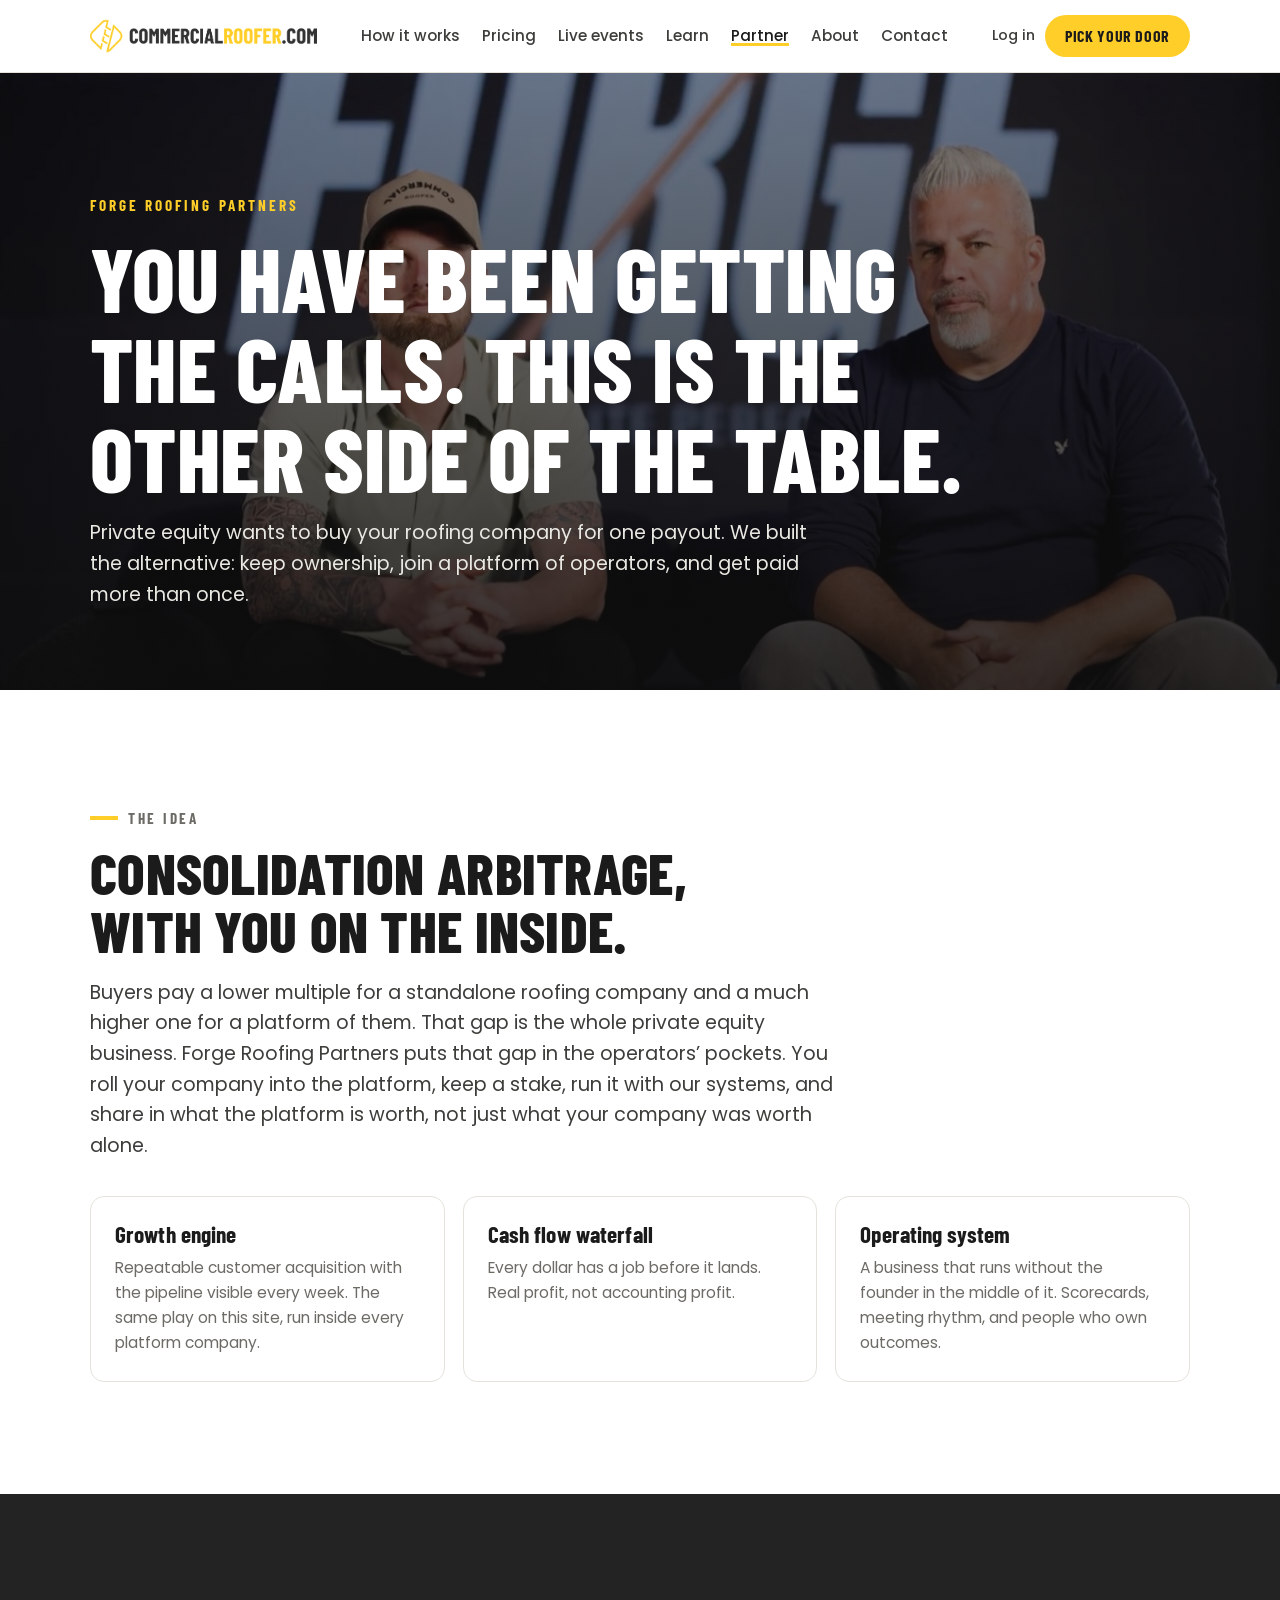
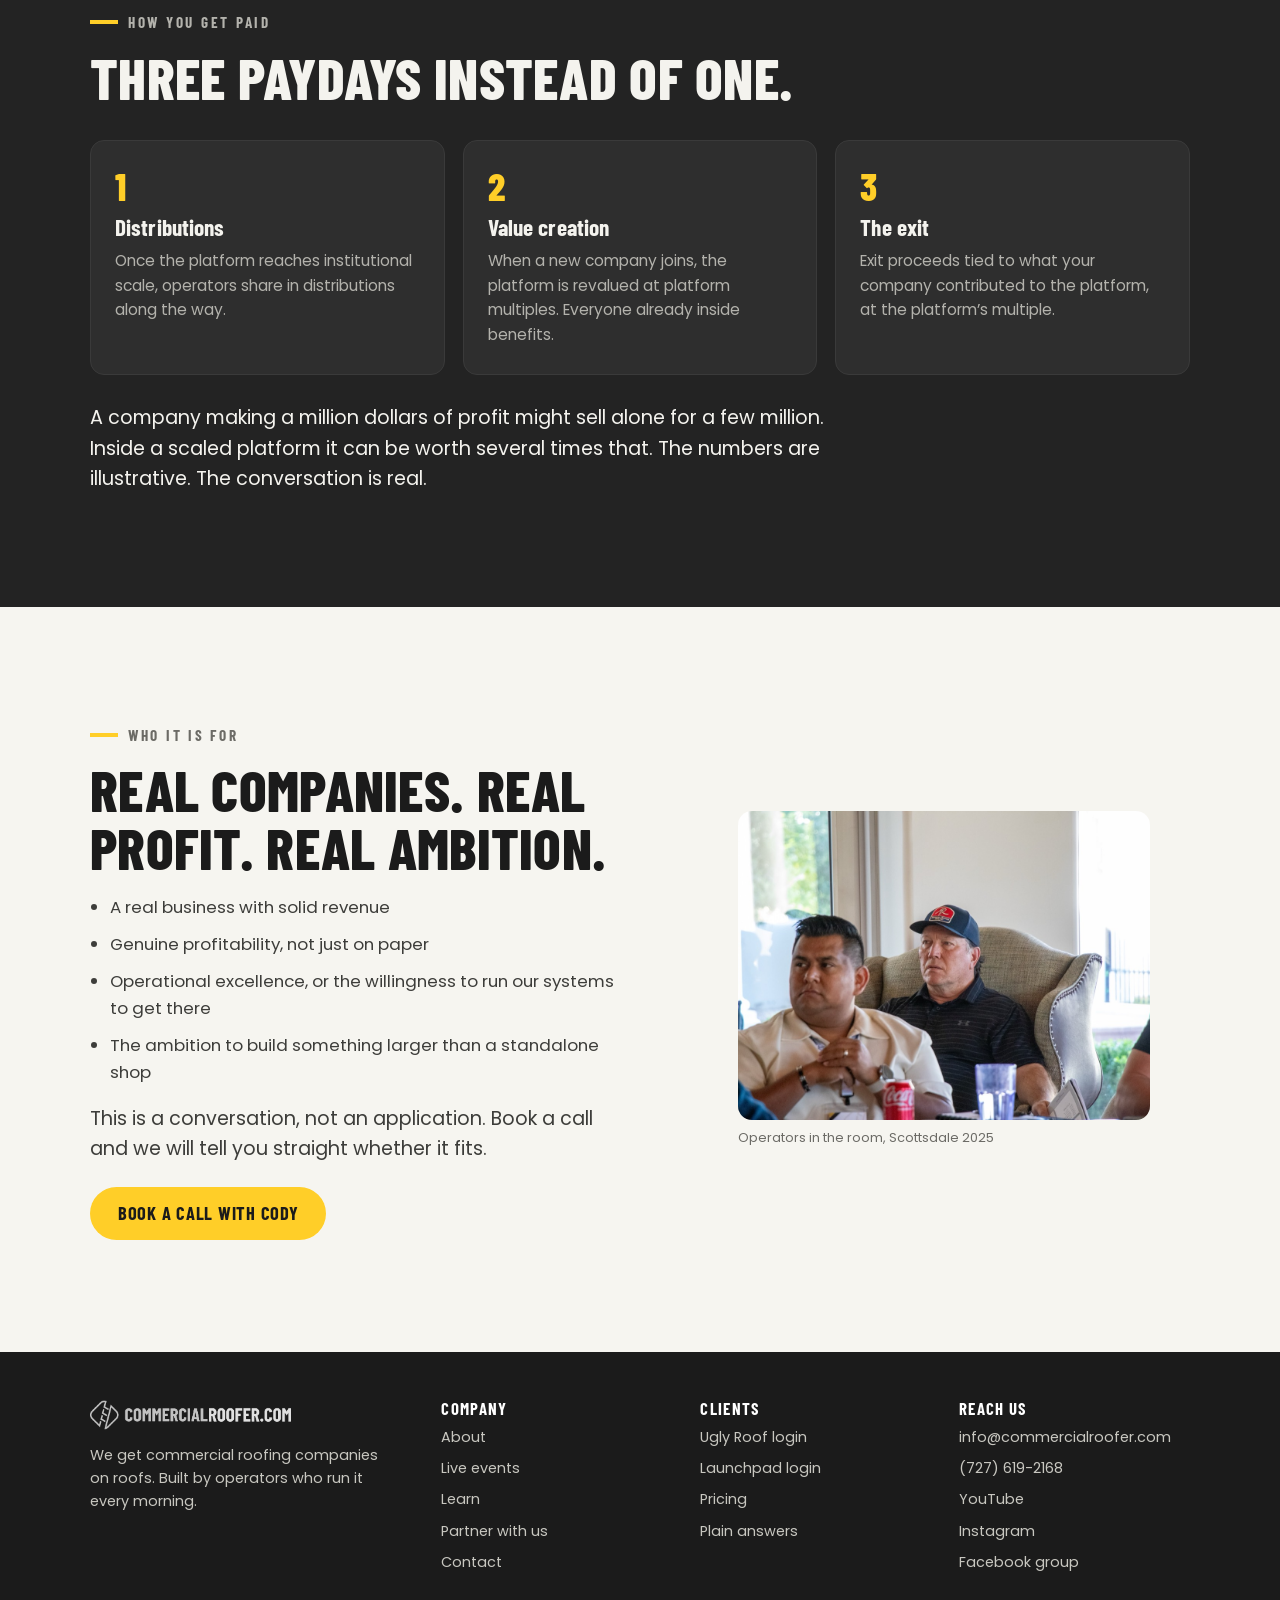
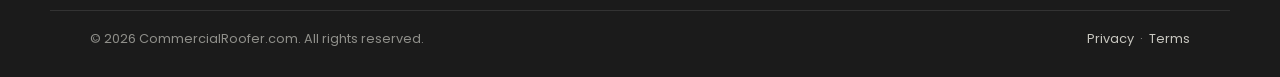
<file: partner.html>
<!doctype html>
<html lang="en">
<head>
<meta charset="utf-8">
<meta name="viewport" content="width=device-width, initial-scale=1">
<title>Partner With Us</title>
<meta name="description" content="Forge Roofing Partners: keep ownership, join a platform of operators, and get paid more than once. The other side of the private equity table.">
<meta property="og:title" content="Partner With Us"><meta property="og:description" content="Forge Roofing Partners: keep ownership, join a platform of operators, and get paid more than once. The other side of the private equity table."><meta property="og:image" content="img/web/c-n-j.jpg">
<link rel="preconnect" href="https://fonts.googleapis.com"><link rel="preconnect" href="https://fonts.gstatic.com" crossorigin>
<link rel="stylesheet" href="https://fonts.googleapis.com/css2?family=Barlow+Condensed:wght@700;800&family=Poppins:wght@400;500;600&display=swap">
<link rel="stylesheet" href="css/site.css">
<link rel="icon" href="img/brand/mark-color.png" type="image/png">
</head>
<body>
<a class="skip" href="#main">Skip to content</a>
<header class="nav"><div class="wrap">
  <a class="logo" href="index.html" aria-label="CommercialRoofer.com home"><img src="img/brand/logo-color.png" alt="CommercialRoofer.com"></a>
  <nav aria-label="Main"><ul>
    <li><a href="index.html#how">How it works</a></li>
    <li><a href="index.html#doors">Pricing</a></li>
    <li><a href="events.html">Live events</a></li>
    <li><a href="learn.html">Learn</a></li>
    <li><a href="partner.html">Partner</a></li>
    <li><a href="about.html">About</a></li>
    <li><a href="contact.html">Contact</a></li>
  </ul></nav>
  <div class="cta">
    <a class="login" href="https://app.uglyroof.ai/login">Log in</a>
    <a class="btn yellow sm" href="index.html#doors">Pick your door</a>
    <button class="burger" aria-label="Open menu" aria-expanded="false"><svg width="24" height="24" viewBox="0 0 24 24" fill="none" stroke="currentColor" stroke-width="2.4" stroke-linecap="round"><path d="M4 7h16M4 12h16M4 17h16"/></svg></button>
  </div>
</div></header>

<main id="main">
<section class="pagehead"><div class="bg"><img src="img/web/c-n-j.jpg" alt="Cody Kline and a Forge partner" style="object-position:center 30%"></div><div class="shade"></div>
<div class="wrap"><span style="font-family:var(--display);font-weight:700;letter-spacing:.2em;text-transform:uppercase;font-size:.95rem;color:var(--yellow)">Forge Roofing Partners</span><h1>You have been getting the calls. This is the other side of the table.</h1><p class="lead">Private equity wants to buy your roofing company for one payout. We built the alternative: keep ownership, join a platform of operators, and get paid more than once.</p></div></section>

<section class="sec"><div class="wrap">
  <span class="eyebrow">The idea</span>
  <h2 style="margin-top:14px">Consolidation arbitrage, with you on the inside.</h2>
  <p class="lead" style="margin-top:18px">Buyers pay a lower multiple for a standalone roofing company and a much higher one for a platform of them. That gap is the whole private equity business. Forge Roofing Partners puts that gap in the operators&rsquo; pockets. You roll your company into the platform, keep a stake, run it with our systems, and share in what the platform is worth, not just what your company was worth alone.</p>
  <div class="grid3">
    <div class="feat"><h3>Growth engine</h3><p>Repeatable customer acquisition with the pipeline visible every week. The same play on this site, run inside every platform company.</p></div>
    <div class="feat"><h3>Cash flow waterfall</h3><p>Every dollar has a job before it lands. Real profit, not accounting profit.</p></div>
    <div class="feat"><h3>Operating system</h3><p>A business that runs without the founder in the middle of it. Scorecards, meeting rhythm, and people who own outcomes.</p></div>
  </div>
</div></section>

<section class="sec dark"><div class="wrap">
  <span class="eyebrow">How you get paid</span>
  <h2 style="margin-top:14px">Three paydays instead of one.</h2>
  <div class="grid3">
    <div class="feat"><span class="n">1</span><h3>Distributions</h3><p>Once the platform reaches institutional scale, operators share in distributions along the way.</p></div>
    <div class="feat"><span class="n">2</span><h3>Value creation</h3><p>When a new company joins, the platform is revalued at platform multiples. Everyone already inside benefits.</p></div>
    <div class="feat"><span class="n">3</span><h3>The exit</h3><p>Exit proceeds tied to what your company contributed to the platform, at the platform&rsquo;s multiple.</p></div>
  </div>
  <p class="lead" style="margin-top:28px">A company making a million dollars of profit might sell alone for a few million. Inside a scaled platform it can be worth several times that. The numbers are illustrative. The conversation is real.</p>
</div></section>

<section class="sec paper"><div class="wrap">
  <div class="split">
    <div>
      <span class="eyebrow">Who it is for</span>
      <h2 style="margin-top:14px">Real companies. Real profit. Real ambition.</h2>
      <ul style="margin:18px 0 0;padding-left:20px;display:grid;gap:10px;color:var(--ink-2);font-size:1.05rem">
        <li>A real business with solid revenue</li>
        <li>Genuine profitability, not just on paper</li>
        <li>Operational excellence, or the willingness to run our systems to get there</li>
        <li>The ambition to build something larger than a standalone shop</li>
      </ul>
      <p class="lead" style="margin-top:18px">This is a conversation, not an application. Book a call and we will tell you straight whether it fits.</p>
      <div style="margin-top:22px"><a class="btn yellow" href="https://link.commercialroofer.com/widget/bookings/enrollment-phone-calendar" rel="noopener" target="_blank">Book a call with Cody</a></div>
    </div>
    <figure class="media"><img src="img/web/scottsdale-067.jpg" alt="Operators in the room at CommercialRoofer Live"><figcaption>Operators in the room, Scottsdale 2025</figcaption></figure>
  </div>
</div></section>
</main>

<footer><div class="wrap">
  <div><img src="img/brand/logo-white.png" alt="CommercialRoofer.com"><p style="margin-top:14px;max-width:34ch">We get commercial roofing companies on roofs. Built by operators who run it every morning.</p></div>
  <div><h4>Company</h4><ul><li><a href="about.html">About</a></li><li><a href="events.html">Live events</a></li><li><a href="learn.html">Learn</a></li><li><a href="partner.html">Partner with us</a></li><li><a href="contact.html">Contact</a></li></ul></div>
  <div><h4>Clients</h4><ul><li><a href="https://app.uglyroof.ai/login">Ugly Roof login</a></li><li><a href="https://launch.commercialroofer.com">Launchpad login</a></li><li><a href="index.html#doors">Pricing</a></li><li><a href="index.html#faq">Plain answers</a></li></ul></div>
  <div><h4>Reach us</h4><ul><li><a href="mailto:info@commercialroofer.com">info@commercialroofer.com</a></li><li><a href="tel:+17276192168">(727) 619-2168</a></li><li><a href="https://www.youtube.com/@codyleekline" rel="noopener" target="_blank">YouTube</a></li><li><a href="https://www.instagram.com/thecommercialroofer" rel="noopener" target="_blank">Instagram</a></li><li><a href="https://www.facebook.com/groups/commercialroofer" rel="noopener" target="_blank">Facebook group</a></li></ul></div>
</div><div class="wrap bottom"><span>&copy; 2026 CommercialRoofer.com. All rights reserved.</span><span><a href="https://www.privacypolicyonline.com/live.php?token=LoXPec7HtVaEBtvLJs7aSfBKqx78J9E6" rel="noopener" target="_blank">Privacy</a> &nbsp;&middot;&nbsp; <a href="https://www.privacypolicyonline.com/live.php?token=pb6IaDggNKvmx3lJq2VKcg6iNKG5NlOb" rel="noopener" target="_blank">Terms</a></span></div></footer>
<script src="js/site.js"></script>

</body>
</html>
</file>
<file: css/site.css>
/* CommercialRoofer.com — site styles. Brand: Barlow Condensed + Poppins, yellow #FFCE28 on charcoal and white. */
:root{
  --ground:#ffffff; --paper:#f6f5f0; --ink:#1b1b1b; --ink-2:#3d3d3a; --muted:#6c6b66; --line:#e4e2da;
  --yellow:#ffce28; --yellow-deep:#e6b800; --char:#232323; --char-2:#2e2e2e; --char-line:#3a3a3a; --on-char:#f4f3ee; --on-char-muted:#b3b2ac;
  --display:'Barlow Condensed',Impact,'Arial Narrow',sans-serif; --body:'Poppins',system-ui,-apple-system,'Segoe UI',sans-serif;
  --max:1180px; --gutter:clamp(16px,4vw,40px); --radius:14px;
}
*{box-sizing:border-box} html{scroll-behavior:smooth;-webkit-text-size-adjust:100%}
body{margin:0;background:var(--ground);color:var(--ink);font-family:var(--body);font-size:16px;line-height:1.6}
img{max-width:100%;display:block} a{color:inherit}
h1,h2,h3,h4{font-family:var(--display);line-height:1;margin:0;text-wrap:balance;letter-spacing:.005em}
h1{font-weight:800;font-size:clamp(2.9rem,7.2vw,5.6rem);text-transform:uppercase}
h2{font-weight:800;font-size:clamp(2.1rem,4.6vw,3.6rem);text-transform:uppercase}
h3{font-weight:700;font-size:clamp(1.35rem,2.2vw,1.7rem)}
p{margin:0}
.wrap{max-width:var(--max);margin:0 auto;padding-inline:var(--gutter)}
.sec{padding-block:clamp(56px,9vw,112px)}
.sec.tight{padding-block:clamp(40px,6vw,72px)}
.eyebrow{font-family:var(--display);font-weight:700;font-size:.95rem;letter-spacing:.18em;text-transform:uppercase;color:var(--muted);display:inline-flex;align-items:center;gap:10px}
.eyebrow::before{content:"";width:28px;height:4px;background:var(--yellow)}
.lead{font-size:clamp(1.05rem,1.5vw,1.25rem);color:var(--ink-2);max-width:62ch}
.lede-row{display:grid;gap:18px;margin-top:18px}
.btn{display:inline-flex;align-items:center;justify-content:center;gap:10px;font-family:var(--display);font-weight:700;font-size:1.15rem;letter-spacing:.04em;text-transform:uppercase;text-decoration:none;padding:15px 26px;border-radius:999px;border:2px solid transparent;transition:transform .15s ease,background .15s ease,color .15s ease;cursor:pointer;line-height:1}
.btn:hover{transform:translateY(-1px)} .btn:focus-visible{outline:3px solid var(--yellow);outline-offset:3px}
.btn.yellow{background:var(--yellow);color:var(--ink)} .btn.yellow:hover{background:var(--yellow-deep)}
.btn.dark{background:var(--ink);color:#fff} .btn.dark:hover{background:#000}
.btn.ghost{background:transparent;color:var(--ink);border-color:var(--ink)} .btn.ghost:hover{background:var(--ink);color:#fff}
.btn.ghost.light{color:#fff;border-color:#fff} .btn.ghost.light:hover{background:#fff;color:var(--ink)}
.btn.sm{font-size:1rem;padding:11px 18px;white-space:nowrap}
@media (max-width:520px){.nav .btn.sm{font-size:.9rem;padding:9px 13px} .nav .logo img{height:28px}}
.dark{background:var(--char);color:var(--on-char)} .dark .eyebrow{color:var(--on-char-muted)} .dark .lead{color:var(--on-char)}
.paper{background:var(--paper)}

/* nav */
.nav{position:sticky;top:0;z-index:50;background:rgba(255,255,255,.92);backdrop-filter:saturate(1.3) blur(10px);border-bottom:1px solid var(--line)}
.nav .wrap{display:flex;align-items:center;justify-content:space-between;gap:20px;height:72px}
.nav .logo img{height:34px;width:auto}
.nav ul{list-style:none;margin:0;padding:0;display:flex;gap:22px;align-items:center;white-space:nowrap}
.nav li a{text-decoration:none;font-weight:500;font-size:.95rem;color:var(--ink-2)} .nav li a:hover,.nav li a[aria-current]{color:var(--ink)}
.nav li a[aria-current]{box-shadow:inset 0 -3px 0 var(--yellow)}
.nav .cta{display:flex;gap:10px;align-items:center}
.nav .login{text-decoration:none;font-size:.9rem;font-weight:500;color:var(--ink-2)}
.burger{display:none;background:none;border:0;width:44px;height:44px;cursor:pointer;color:var(--ink)}
@media (max-width:1080px){
  .nav ul,.nav .login{display:none} .burger{display:grid;place-items:center}
  .nav.open ul{display:flex;flex-direction:column;align-items:flex-start;gap:0;position:absolute;left:0;right:0;top:72px;background:#fff;border-bottom:1px solid var(--line);padding:8px var(--gutter) 16px}
  .nav.open ul li{width:100%} .nav.open ul li a{display:block;padding:12px 0;font-size:1.05rem;border-bottom:1px solid var(--line)}
  .nav.open ul li:last-child a{border-bottom:0}
}

/* hero */
.hero{position:relative;color:#fff;isolation:isolate;overflow:hidden}
.hero .bg{position:absolute;inset:0;z-index:-2;background:var(--char)}
.hero .bg img{width:100%;height:100%;object-fit:cover;object-position:center 40%}
.hero .shade{position:absolute;inset:0;z-index:-1;background:linear-gradient(180deg,rgba(15,15,15,.55) 0%,rgba(15,15,15,.62) 55%,rgba(15,15,15,.88) 100%)}
.hero .wrap{padding-block:clamp(72px,12vw,150px) clamp(56px,9vw,110px);display:grid;gap:22px;max-width:980px;margin-inline:auto}
.hero .kick{font-family:var(--display);font-weight:700;letter-spacing:.2em;text-transform:uppercase;font-size:.95rem;color:var(--yellow)}
.hero h1 span{color:var(--yellow)}
.hero .lead{color:#e9e8e2;max-width:58ch;font-size:clamp(1.05rem,1.6vw,1.3rem)}
.hero .actions{display:flex;flex-wrap:wrap;gap:12px;margin-top:6px}
.hero .fine{font-size:.85rem;color:#c8c7c0}
.hero .where{font-size:.8rem;color:#b3b2ac;letter-spacing:.04em}

/* proof bar */
.proofbar{border-bottom:1px solid var(--line);background:var(--ground)}
.proofbar .wrap{display:grid;grid-template-columns:repeat(4,1fr);gap:0}
.proofbar .p{padding:22px 14px;border-left:1px solid var(--line);display:grid;gap:2px}
.proofbar .p:first-child{border-left:0}
.proofbar b{font-family:var(--display);font-weight:800;font-size:2.1rem;line-height:1;font-variant-numeric:tabular-nums}
.proofbar span{font-size:.82rem;color:var(--muted)}
@media (max-width:760px){.proofbar .wrap{grid-template-columns:1fr 1fr} .proofbar .p:nth-child(3){border-left:0} .proofbar .p{border-top:1px solid var(--line)} .proofbar .p:nth-child(-n+2){border-top:0}}

/* photo film strip */
.film{overflow:hidden;background:var(--char);padding-block:10px}
.film .track{display:flex;gap:10px;width:max-content;animation:film 60s linear infinite}
.film:hover .track{animation-play-state:paused}
.film img{height:clamp(150px,22vw,260px);width:auto;border-radius:8px;flex-shrink:0}
@keyframes film{from{transform:translateX(0)}to{transform:translateX(-50%)}}
@media (prefers-reduced-motion:reduce){.film .track{animation:none;width:auto;flex-wrap:wrap}.film img{height:120px}}

/* split */
.split{display:grid;grid-template-columns:1.05fr .95fr;gap:clamp(28px,5vw,64px);align-items:center}
.split.rev>.media{order:-1}
.split .media img{border-radius:var(--radius);width:100%;aspect-ratio:4/3;object-fit:cover}
.split .media.tall img{aspect-ratio:3/4}
.split .media figcaption{font-size:.8rem;color:var(--muted);margin-top:8px}
.dark .split .media figcaption{color:var(--on-char-muted)}
@media (max-width:860px){.split{grid-template-columns:1fr}.split.rev>.media{order:0}}

/* feature grid */
.grid3{display:grid;grid-template-columns:repeat(3,1fr);gap:18px;margin-top:34px}
.grid2{display:grid;grid-template-columns:repeat(2,1fr);gap:18px;margin-top:34px}
@media (max-width:860px){.grid3,.grid2{grid-template-columns:1fr}}
.feat{padding:26px 24px;border:1px solid var(--line);border-radius:var(--radius);background:var(--ground);display:grid;gap:10px;align-content:start}
.dark .feat{background:var(--char-2);border-color:var(--char-line)}
.feat .n{font-family:var(--display);font-weight:800;font-size:2.4rem;line-height:1;color:var(--yellow)}
.feat h3{font-size:1.45rem} .feat p{color:var(--muted);font-size:.97rem} .dark .feat p{color:var(--on-char-muted)}

/* video */
.video{position:relative;aspect-ratio:16/9;max-width:100%;border-radius:var(--radius);overflow:hidden;background:#000;box-shadow:0 20px 50px rgba(0,0,0,.25)}
.video iframe{position:absolute;inset:0;width:100%;height:100%;border:0}

/* the 96 / 4 */
.ninety{display:grid;grid-template-columns:repeat(25,1fr);gap:6px;margin-top:28px;max-width:720px}
.ninety i{display:block;aspect-ratio:1;border-radius:3px;background:var(--line)}
.ninety i.hot{background:var(--yellow)}
.dark .ninety i{background:var(--char-line)}
.legend{display:flex;gap:22px;flex-wrap:wrap;margin-top:14px;font-size:.9rem;color:var(--muted)}
.legend span::before{content:"";display:inline-block;width:12px;height:12px;border-radius:3px;background:var(--line);margin-right:8px;vertical-align:-1px}
.legend span.hot::before{background:var(--yellow)}
.dark .legend{color:var(--on-char-muted)} .dark .legend span::before{background:var(--char-line)} .dark .legend span.hot::before{background:var(--yellow)}

/* script box */
.script{margin-top:30px;background:var(--ink);color:#fff;border-radius:var(--radius);padding:28px 30px;border-left:8px solid var(--yellow)}
.script .lbl{font-family:var(--display);font-weight:700;letter-spacing:.18em;text-transform:uppercase;font-size:.85rem;color:var(--yellow)}
.script p{font-size:clamp(1.05rem,1.5vw,1.25rem);line-height:1.55;margin-top:10px}
.script small{display:block;margin-top:12px;color:#b3b2ac;font-size:.9rem}

/* money ladder */
.ladder{display:grid;grid-template-columns:repeat(3,1fr);gap:0;margin-top:34px;border:1px solid var(--line);border-radius:var(--radius);overflow:hidden}
.ladder .step{padding:26px 24px;border-left:1px solid var(--line);display:grid;gap:8px;align-content:start}
.ladder .step:first-child{border-left:0}
.ladder .when{font-family:var(--display);font-weight:700;letter-spacing:.16em;text-transform:uppercase;font-size:.8rem;color:var(--muted)}
.ladder .amt{font-family:var(--display);font-weight:800;font-size:2rem;line-height:1}
.ladder p{color:var(--muted);font-size:.95rem}
@media (max-width:860px){.ladder{grid-template-columns:1fr}.ladder .step{border-left:0;border-top:1px solid var(--line)}.ladder .step:first-child{border-top:0}}

/* doors */
.doors{display:grid;grid-template-columns:repeat(3,1fr);gap:16px;margin-top:36px;align-items:stretch}
.door{background:var(--ground);border:1px solid var(--line);border-radius:18px;padding:28px 24px;display:flex;flex-direction:column;position:relative}
.door.hero-door{border:2px solid var(--ink);box-shadow:0 18px 40px rgba(0,0,0,.08)}
.door .flag{font-family:var(--display);font-weight:700;letter-spacing:.16em;text-transform:uppercase;font-size:.78rem;color:var(--muted)}
.door.hero-door .flag{color:var(--ink);background:var(--yellow);padding:4px 10px;border-radius:6px;align-self:flex-start}
.door .name{font-family:var(--display);font-weight:800;font-size:2.2rem;line-height:1;margin-top:12px}
.door .price{font-family:var(--display);font-weight:800;font-size:3rem;line-height:1;margin-top:8px;font-variant-numeric:tabular-nums}
.door .price small{display:block;font-family:var(--body);font-weight:500;font-size:.85rem;color:var(--muted);margin-top:4px;letter-spacing:0}
.door .one{color:var(--muted);font-size:.95rem;margin-top:12px;min-height:3.2em}
.door .nums{margin-top:16px;border:1px solid var(--line);border-radius:12px;overflow:hidden;background:var(--paper)}
.door .nums div{display:flex;gap:12px;align-items:center;padding:10px 14px;font-size:.9rem;line-height:1.35}
.door .nums div+div{border-top:1px solid var(--line)}
.door .nums b{font-family:var(--display);font-weight:800;font-size:1.6rem;min-width:46px;text-align:right;flex-shrink:0}
.door ul{list-style:none;margin:16px 0 0;padding:0;display:grid;gap:9px;font-size:.92rem}
.door ul li{padding-left:24px;position:relative}
.door ul li::before{content:"\2713";position:absolute;left:0;top:0;color:#1d9e75;font-weight:700}
.door ul li.no{color:var(--muted)} .door ul li.no::before{content:"\2013";color:var(--muted)}
.door .btn{margin-top:auto;width:100%} .door ul+.btn{margin-top:22px}
.door .fine{font-size:.76rem;color:var(--muted);margin-top:10px;text-align:center}
@media (max-width:980px){.doors{grid-template-columns:1fr}.door .one{min-height:0}}
.growth{margin-top:16px;border:1px solid var(--line);border-radius:18px;padding:28px;display:grid;grid-template-columns:1.2fr .8fr;gap:24px;align-items:center;background:var(--char);color:var(--on-char)}
.growth .flag{font-family:var(--display);font-weight:700;letter-spacing:.16em;text-transform:uppercase;font-size:.78rem;color:var(--yellow)}
.growth h3{font-size:2rem;margin-top:10px} .growth p{color:var(--on-char-muted);margin-top:10px}
.growth .side{display:grid;gap:12px;justify-items:start}
.growth .price{font-family:var(--display);font-weight:800;font-size:2.6rem;line-height:1}
.growth .price small{display:block;font-family:var(--body);font-weight:500;font-size:.85rem;color:var(--on-char-muted)}
@media (max-width:860px){.growth{grid-template-columns:1fr}}
.why28{margin-top:22px;font-size:.92rem;color:var(--muted);max-width:76ch}

/* quotes */
.quotes{display:grid;grid-template-columns:repeat(3,1fr);gap:16px;margin-top:34px}
@media (max-width:980px){.quotes{grid-template-columns:1fr 1fr}} @media (max-width:640px){.quotes{grid-template-columns:1fr}}
.quote{background:var(--char-2);border:1px solid var(--char-line);border-radius:var(--radius);padding:24px;display:grid;gap:10px;align-content:start}
.quote .amt{font-family:var(--display);font-weight:800;font-size:1.9rem;line-height:1;color:var(--yellow)}
.quote p{font-size:.98rem;line-height:1.55} .quote .who{font-size:.85rem;color:var(--on-char-muted)}
.wallnote{margin-top:16px;font-size:.9rem;color:var(--on-char-muted)}

/* gallery */
.gallery{display:grid;grid-template-columns:repeat(4,1fr);grid-auto-rows:180px;gap:10px;margin-top:30px}
.gallery img{width:100%;height:100%;object-fit:cover;border-radius:10px}
.gallery .wide{grid-column:span 2} .gallery .tall{grid-row:span 2}
@media (max-width:860px){.gallery{grid-template-columns:1fr 1fr;grid-auto-rows:150px}}

/* faq */
.faq{margin-top:30px;border-top:1px solid var(--line)}
.faq details{border-bottom:1px solid var(--line)}
.faq summary{cursor:pointer;list-style:none;padding:18px 0;font-weight:600;font-size:1.05rem;display:flex;justify-content:space-between;gap:16px;align-items:center}
.faq summary::-webkit-details-marker{display:none}
.faq summary::after{content:"+";font-family:var(--display);font-size:1.6rem;color:var(--muted);flex-shrink:0}
.faq details[open] summary::after{content:"\2013"}
.faq .a{padding:0 0 20px;color:var(--ink-2);max-width:72ch}

/* final */
.final{background:var(--yellow);color:var(--ink)}
.final .wrap{display:grid;gap:18px;text-align:left}
.final h2{font-size:clamp(2.4rem,5.6vw,4.4rem)} .final p{max-width:56ch;font-size:1.1rem}
.final .actions{display:flex;gap:12px;flex-wrap:wrap}

/* footer */
footer{background:var(--ink);color:#c8c7c0;padding-block:48px 28px;font-size:.9rem}
footer .wrap{display:grid;grid-template-columns:1.4fr 1fr 1fr 1fr;gap:28px}
footer img{height:30px;width:auto} footer h4{color:#fff;font-size:1.05rem;letter-spacing:.08em;text-transform:uppercase;margin-bottom:10px}
footer ul{list-style:none;margin:0;padding:0;display:grid;gap:8px} footer a{color:#c8c7c0;text-decoration:none} footer a:hover{color:#fff}
footer .bottom{border-top:1px solid #333;margin-top:36px;padding-top:18px;font-size:.8rem;color:#8f8f8a;display:flex;justify-content:space-between;gap:12px;flex-wrap:wrap}
@media (max-width:860px){footer .wrap{grid-template-columns:1fr 1fr}} @media (max-width:520px){footer .wrap{grid-template-columns:1fr}}

/* page header for inner pages */
.pagehead{position:relative;color:#fff;isolation:isolate;overflow:hidden}
.pagehead .bg{position:absolute;inset:0;z-index:-2;background:var(--char)} .pagehead .bg img{width:100%;height:100%;object-fit:cover;object-position:center 45%}
.pagehead .shade{position:absolute;inset:0;z-index:-1;background:linear-gradient(180deg,rgba(15,15,15,.5),rgba(15,15,15,.85))}
.pagehead .wrap{padding-block:clamp(64px,10vw,120px) clamp(44px,7vw,80px);display:grid;gap:16px}
.pagehead .lead{color:#e9e8e2}

/* learn */
.videos{display:grid;grid-template-columns:repeat(3,1fr);gap:16px;margin-top:30px}
@media (max-width:980px){.videos{grid-template-columns:1fr 1fr}} @media (max-width:640px){.videos{grid-template-columns:1fr}}
.vcard{border:1px solid var(--line);border-radius:var(--radius);overflow:hidden;background:var(--ground);text-decoration:none;display:grid}
.vcard .thumb{aspect-ratio:16/9;background:var(--char);display:grid;place-items:center;position:relative;overflow:hidden}
.vcard .thumb img{width:100%;height:100%;object-fit:cover;opacity:.55}
.vcard .thumb .play{position:absolute;width:56px;height:56px;border-radius:50%;background:var(--yellow);display:grid;place-items:center}
.vcard .thumb .play::after{content:"";border-left:18px solid var(--ink);border-top:11px solid transparent;border-bottom:11px solid transparent;margin-left:4px}
.vcard .t{padding:16px 18px;font-weight:600;font-size:1rem;line-height:1.35} .vcard .m{padding:0 18px 16px;font-size:.82rem;color:var(--muted)}

/* contact */
.contactgrid{display:grid;grid-template-columns:1fr 1fr;gap:18px;margin-top:30px}
@media (max-width:760px){.contactgrid{grid-template-columns:1fr}}
.cbox{border:1px solid var(--line);border-radius:var(--radius);padding:28px;display:grid;gap:12px;align-content:start}
.cbox h3{font-size:1.6rem} .cbox a.big{font-family:var(--display);font-weight:700;font-size:1.5rem;text-decoration:none}
.values{display:grid;grid-template-columns:repeat(5,1fr);gap:12px;margin-top:30px}
@media (max-width:980px){.values{grid-template-columns:repeat(2,1fr)}}
.values div{border-top:4px solid var(--yellow);padding-top:12px;font-family:var(--display);font-weight:700;font-size:1.3rem;line-height:1.1}
.skip{position:absolute;left:-999px} .skip:focus{left:16px;top:16px;background:var(--yellow);padding:10px;z-index:99}
</file>
